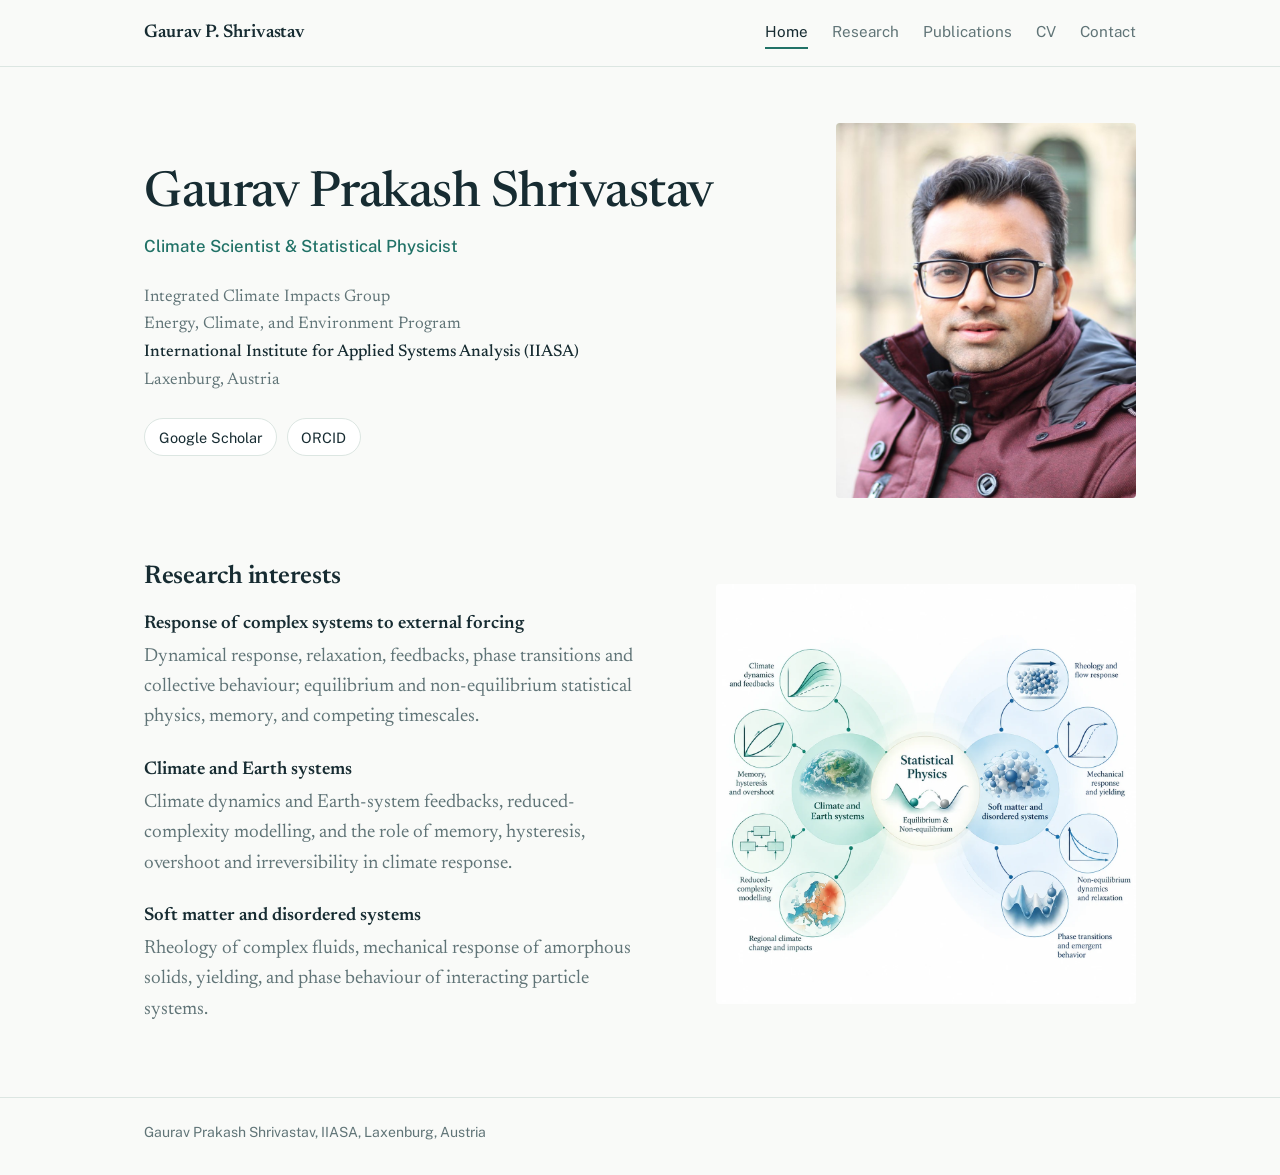
<file: index.html>
<!DOCTYPE html>

<html lang="en">
<head>
<meta charset="utf-8"/>
<meta content="width=device-width, initial-scale=1" name="viewport"/>
<title>Gaurav P. Shrivastav</title>
<meta content="Gaurav Prakash Shrivastav — climate scientist and statistical physicist studying the response of complex systems to external forcing, climate dynamics, and soft matter." name="description"/>
<link href="https://fonts.googleapis.com" rel="preconnect"/>
<link crossorigin="" href="https://fonts.gstatic.com" rel="preconnect"/>
<link href="https://fonts.googleapis.com/css2?family=Newsreader:ital,opsz,wght@0,6..72,400;0,6..72,500;0,6..72,600;1,6..72,400&amp;family=Public+Sans:wght@400;500;600&amp;display=swap" rel="stylesheet"/>
<link href="assets/style.css" rel="stylesheet"/>
</head>
<body>
<header class="site-header">
<div class="wrap">
<a class="site-name" href="index.html">Gaurav P. Shrivastav</a>
<nav aria-label="Main" class="site-nav">
<a aria-current="page" href="index.html">Home</a>
<a href="research.html">Research</a>
<a href="publications.html">Publications</a>
<a href="CV.html">CV</a>
<a href="contact.html">Contact</a>
</nav>
</div>
</header>
<main>
<div class="wrap">
<section class="hero">
<div>
<h1>Gaurav Prakash Shrivastav</h1>
<p class="role">Climate Scientist &amp; Statistical Physicist</p>
<p class="affil">Integrated Climate Impacts Group<br/>Energy, Climate, and Environment Program<br/><strong>International Institute for Applied Systems Analysis (IIASA)</strong><br/>Laxenburg, Austria</p>
<div class="links">
<a href="https://scholar.google.com/citations?user=l1of7kkAAAAJ&amp;hl=en" rel="noopener" target="_blank">Google Scholar</a>
<a href="https://orcid.org/0000-0001-9152-8887" rel="noopener" target="_blank">ORCID</a>
</div>
</div>
<img alt="Portrait of Gaurav Prakash Shrivastav" class="portrait" height="1038" src="pics/web/gpscover.jpg" width="900"/>
</section>
<section class="interests">
<div>
<h2>Research interests</h2>
<dl><dt>Response of complex systems to external forcing</dt><dd>Dynamical response, relaxation, feedbacks, phase transitions and collective behaviour; equilibrium and non-equilibrium statistical physics, memory, and competing timescales.</dd><dt>Climate and Earth systems</dt><dd>Climate dynamics and Earth-system feedbacks, reduced-complexity modelling, and the role of memory, hysteresis, overshoot and irreversibility in climate response.</dd><dt>Soft matter and disordered systems</dt><dd>Rheology of complex fluids, mechanical response of amorphous solids, yielding, and phase behaviour of interacting particle systems.</dd></dl>
</div>
<figure>
<img alt="Research areas diagram: equilibrium and non-equilibrium statistical physics connects climate and Earth systems with soft matter and disordered systems, branching into four topics within each field." decoding="async" height="1024" loading="lazy" src="pics/web/research-areas.webp" width="1536"/>
</figure>
</section>
</div>
</main>
<footer class="site-footer">
<div class="wrap small">Gaurav Prakash Shrivastav, IIASA, Laxenburg, Austria</div>
</footer>
</body>
</html>
</file>
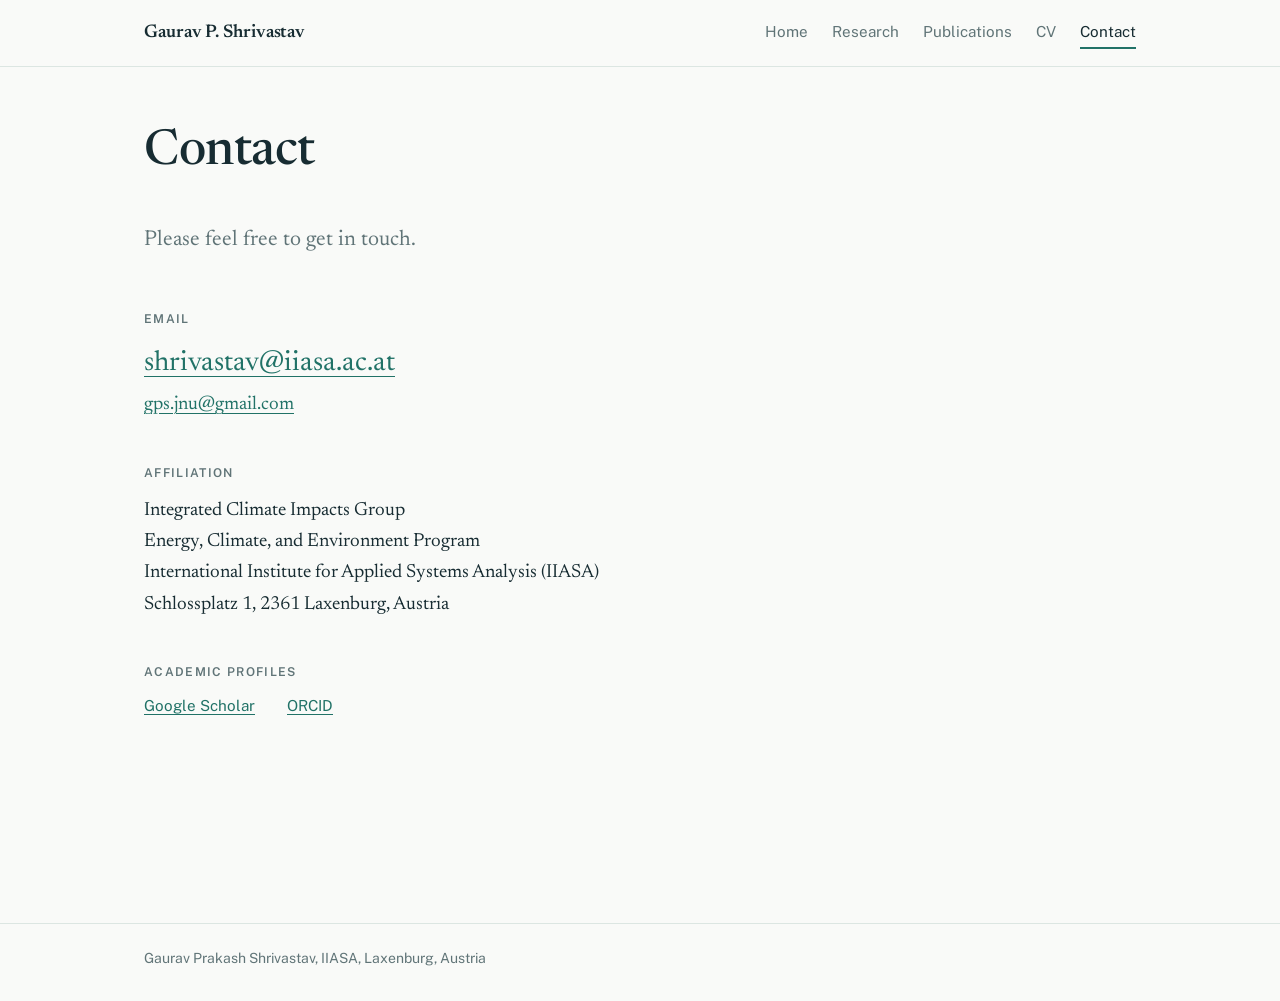
<file: contact.html>
<!DOCTYPE html>

<html lang="en">
<head>
<meta charset="utf-8"/>
<meta content="width=device-width, initial-scale=1" name="viewport"/>
<title>Contact | Gaurav P. Shrivastav</title>
<meta content="Contact Gaurav P. Shrivastav for scientific collaboration and correspondence." name="description"/>
<link href="https://fonts.googleapis.com" rel="preconnect"/>
<link crossorigin="" href="https://fonts.gstatic.com" rel="preconnect"/>
<link href="https://fonts.googleapis.com/css2?family=Newsreader:ital,opsz,wght@0,6..72,400;0,6..72,500;0,6..72,600;1,6..72,400&amp;family=Public+Sans:wght@400;500;600&amp;display=swap" rel="stylesheet"/>
<link href="assets/style.css" rel="stylesheet"/>
</head>
<body>
<header class="site-header">
<div class="wrap">
<a class="site-name" href="index.html">Gaurav P. Shrivastav</a>
<nav aria-label="Main" class="site-nav">
<a href="index.html">Home</a>
<a href="research.html">Research</a>
<a href="publications.html">Publications</a>
<a href="CV.html">CV</a>
<a aria-current="page" href="contact.html">Contact</a>
</nav>
</div>
</header>
<main>
<div class="wrap">
<header class="page-title">
<h1>Contact</h1>
</header>
<section aria-label="Contact information" class="contact-minimal">
<p class="contact-intro">Please feel free to get in touch.</p>
<div class="contact-block">
<h2>Email</h2>
<p class="contact-primary"><a href="mailto:shrivastav@iiasa.ac.at">shrivastav@iiasa.ac.at</a></p>
<p><a href="mailto:gps.jnu@gmail.com">gps.jnu@gmail.com</a></p>
</div>
<div class="contact-block">
<h2>Affiliation</h2>
<address>Integrated Climate Impacts Group<br/>Energy, Climate, and Environment Program<br/>International Institute for Applied Systems Analysis (IIASA)<br/>Schlossplatz 1, 2361 Laxenburg, Austria</address>
</div>
<div class="contact-block">
<h2>Academic profiles</h2>
<div class="contact-profile-links">
<a href="https://scholar.google.com/citations?user=l1of7kkAAAAJ&amp;hl=en" rel="noopener noreferrer" target="_blank">Google Scholar</a>
<a href="https://orcid.org/0000-0001-9152-8887" rel="noopener noreferrer" target="_blank">ORCID</a>
</div>
</div>
</section>
</div>
</main>
<footer class="site-footer">
<div class="wrap small">Gaurav Prakash Shrivastav, IIASA, Laxenburg, Austria</div>
</footer>
</body>
</html>
</file>
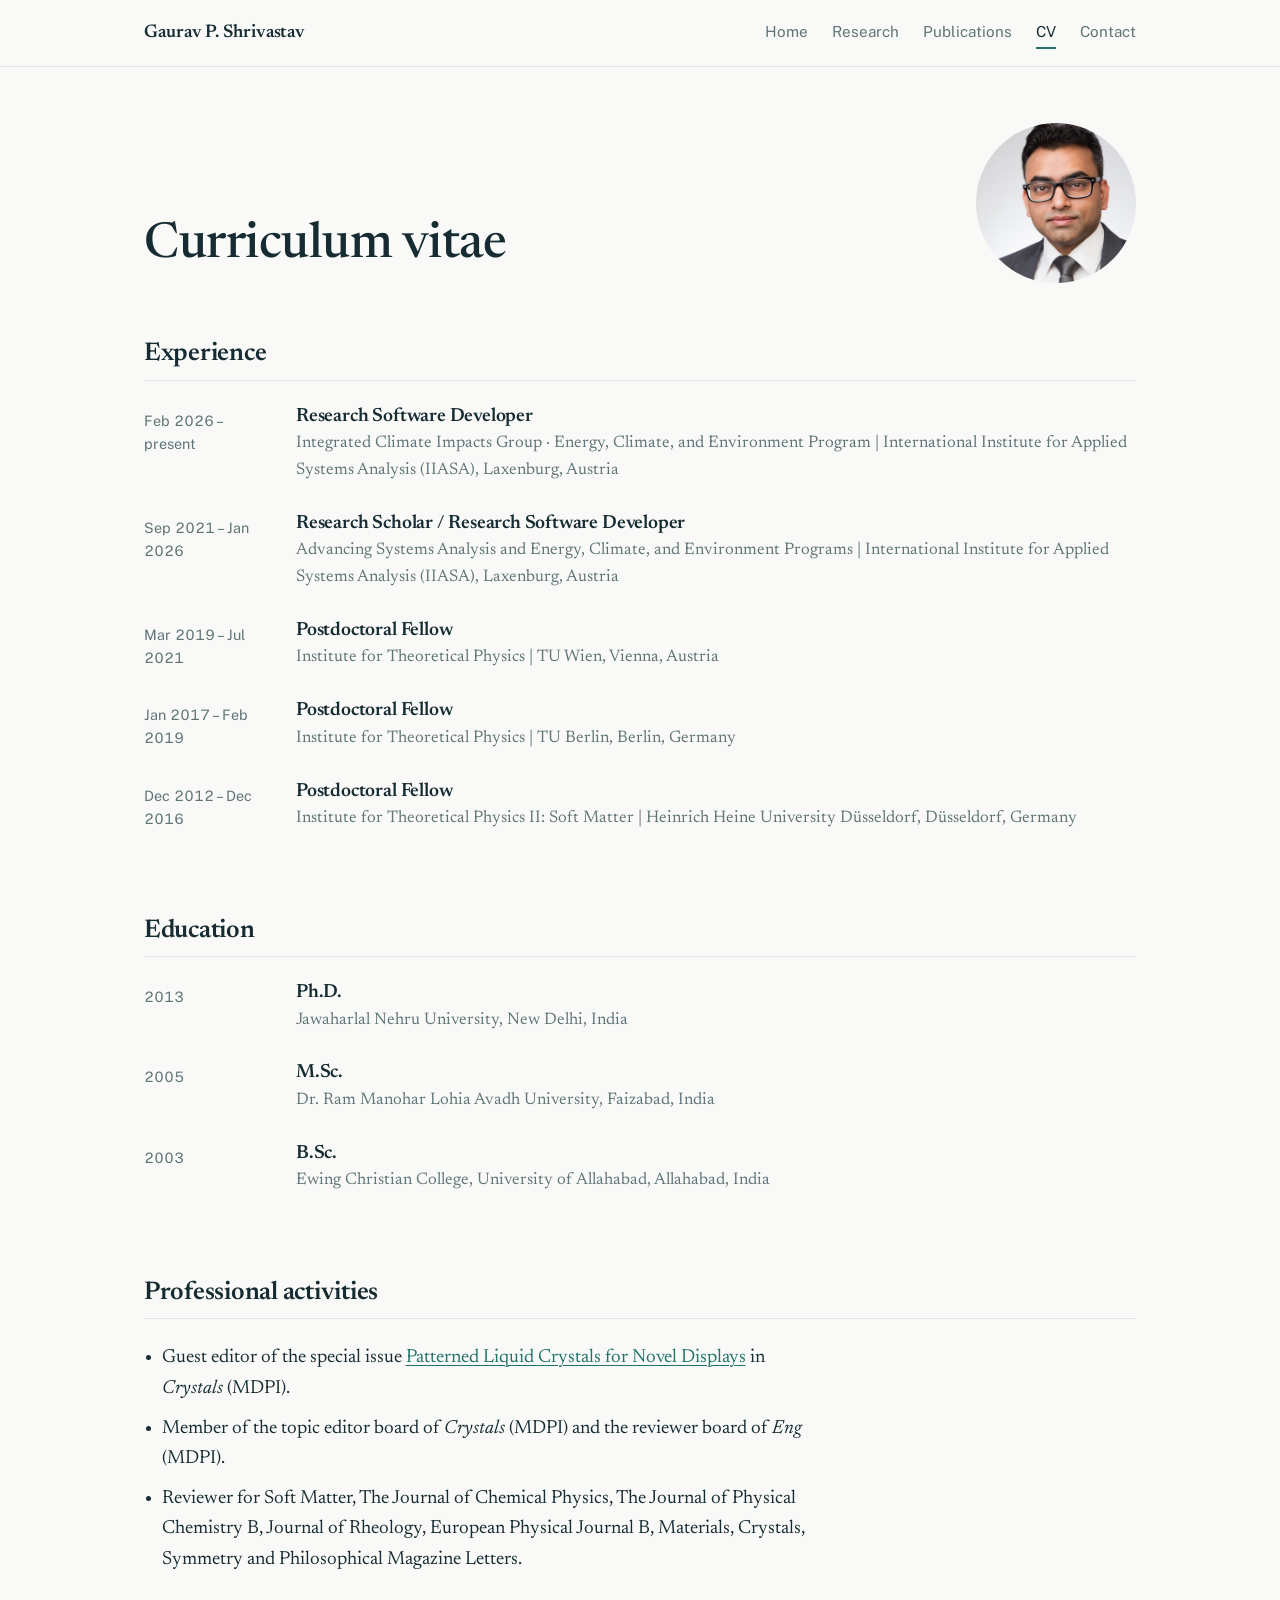
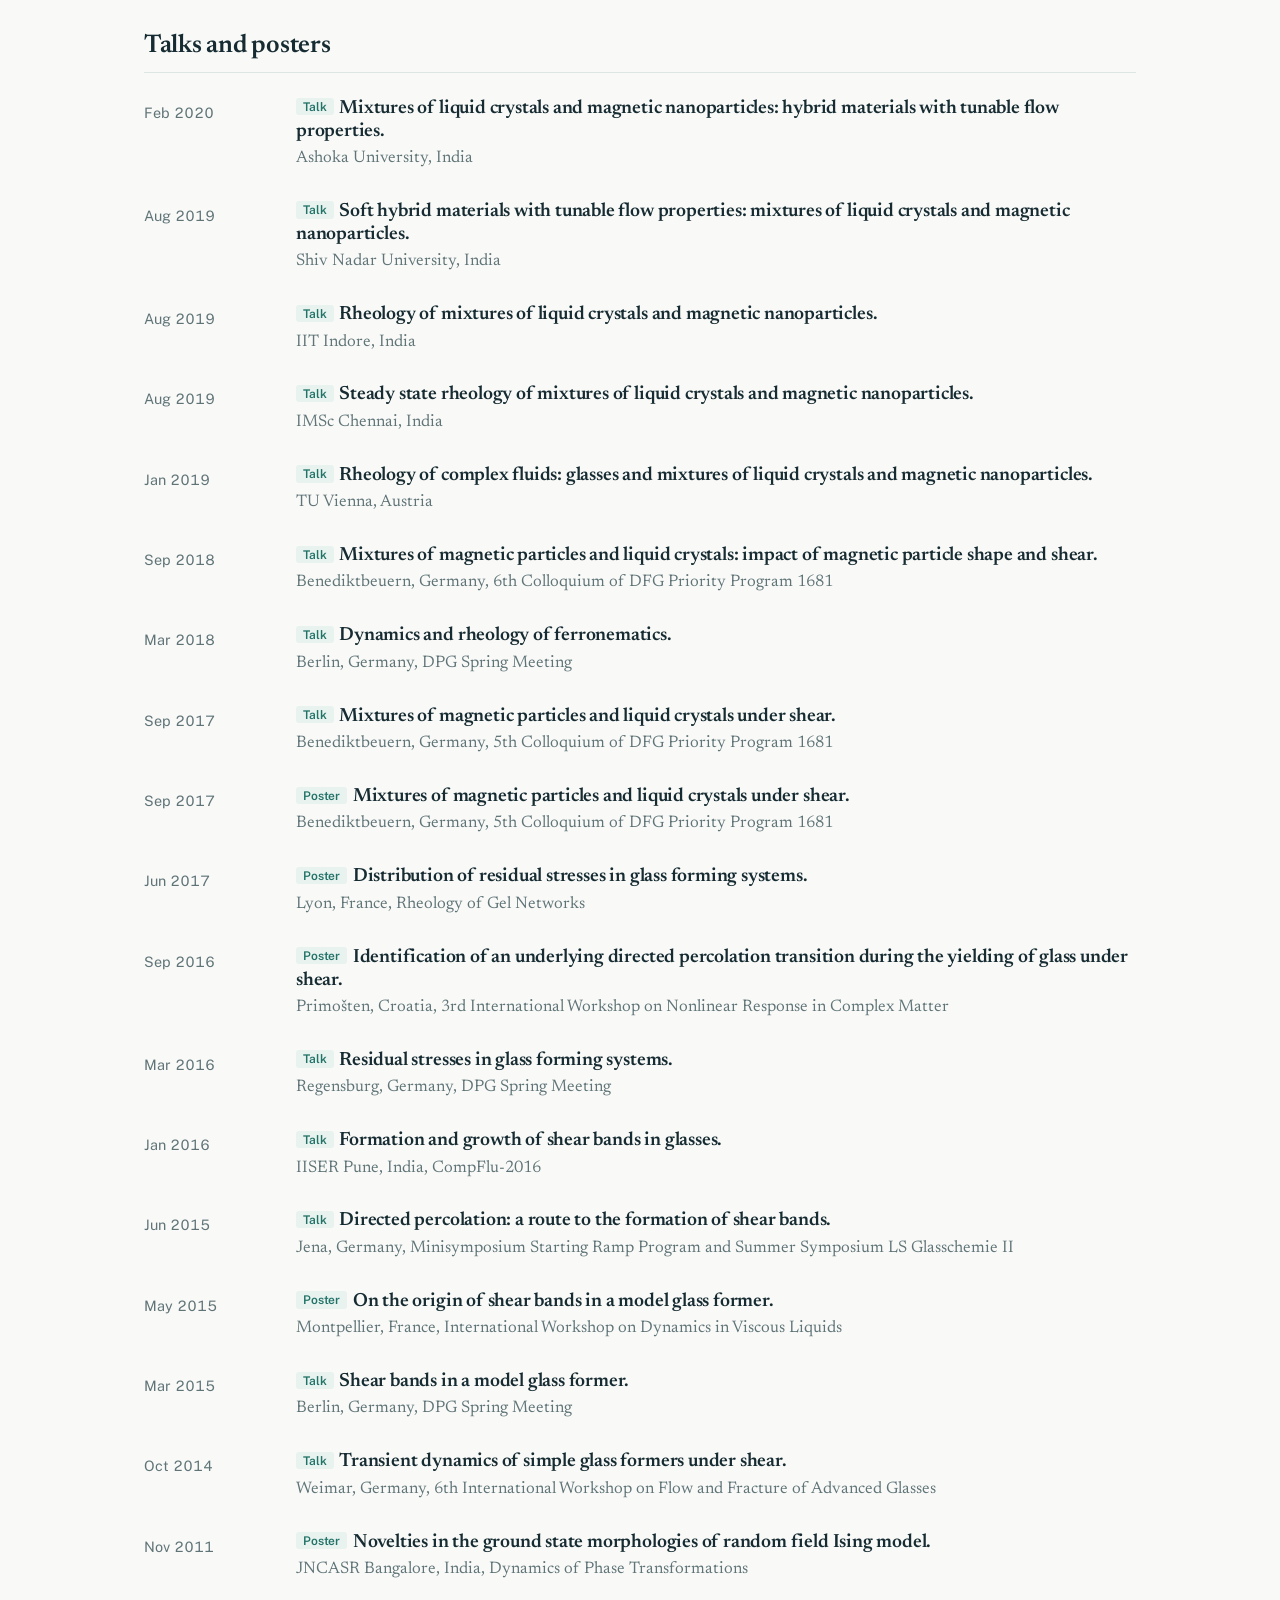
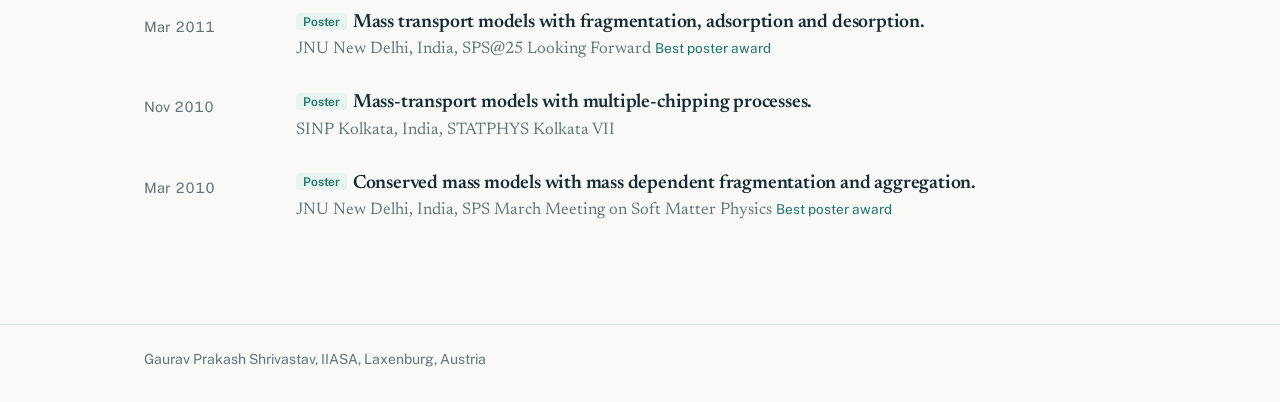
<file: CV.html>
<!DOCTYPE html>

<html lang="en">
<head>
<meta charset="utf-8"/>
<meta content="width=device-width, initial-scale=1" name="viewport"/>
<title>CV | Gaurav P. Shrivastav</title>
<meta content="Curriculum vitae of Gaurav P. Shrivastav." name="description"/>
<link href="https://fonts.googleapis.com" rel="preconnect"/>
<link crossorigin="" href="https://fonts.gstatic.com" rel="preconnect"/>
<link href="https://fonts.googleapis.com/css2?family=Newsreader:ital,opsz,wght@0,6..72,400;0,6..72,500;0,6..72,600;1,6..72,400&amp;family=Public+Sans:wght@400;500;600&amp;display=swap" rel="stylesheet"/>
<link href="assets/style.css" rel="stylesheet"/>
</head>
<body>
<header class="site-header">
<div class="wrap">
<a class="site-name" href="index.html">Gaurav P. Shrivastav</a>
<nav aria-label="Main" class="site-nav">
<a href="index.html">Home</a>
<a href="research.html">Research</a>
<a href="publications.html">Publications</a>
<a aria-current="page" href="CV.html">CV</a>
<a href="contact.html">Contact</a>
</nav>
</div>
</header>
<main>
<div class="wrap">
<header class="page-title cv-head">
<div>
<h1>Curriculum vitae</h1>
</div>
<img alt="Portrait of Gaurav Prakash Shrivastav" height="700" src="pics/web/gps3.jpg" width="700"/>
</header>
<section class="cv-section">
<h2>Experience</h2>
<div class="timeline"><div class="when">Feb 2026 – present</div><div class="what"><h3>Research Software Developer</h3><p>Integrated Climate Impacts Group · Energy, Climate, and Environment Program | International Institute for Applied Systems Analysis (IIASA), Laxenburg, Austria</p></div><div class="when">Sep 2021 – Jan 2026</div><div class="what"><h3>Research Scholar / Research Software Developer</h3><p>Advancing Systems Analysis and Energy, Climate, and Environment Programs | International Institute for Applied Systems Analysis (IIASA), Laxenburg, Austria</p></div><div class="when">Mar 2019 – Jul 2021</div><div class="what"><h3>Postdoctoral Fellow</h3><p>Institute for Theoretical Physics | TU Wien, Vienna, Austria</p></div><div class="when">Jan 2017 – Feb 2019</div><div class="what"><h3>Postdoctoral Fellow</h3><p>Institute for Theoretical Physics | TU Berlin, Berlin, Germany</p></div><div class="when">Dec 2012 – Dec 2016</div><div class="what"><h3>Postdoctoral Fellow</h3><p>Institute for Theoretical Physics II: Soft Matter | Heinrich Heine University Düsseldorf, Düsseldorf, Germany</p></div></div>
</section>
<section class="cv-section">
<h2>Education</h2>
<div class="timeline">
<div class="when">2013</div>
<div class="what"><h3>Ph.D.</h3><p>Jawaharlal Nehru University, New Delhi, India</p></div>
<div class="when">2005</div>
<div class="what"><h3>M.Sc.</h3><p>Dr. Ram Manohar Lohia Avadh University, Faizabad, India</p></div>
<div class="when">2003</div>
<div class="what"><h3>B.Sc.</h3><p>Ewing Christian College, University of Allahabad, Allahabad, India</p></div>
</div>
</section>
<section class="cv-section">
<h2>Professional activities</h2>
<ul class="plain-list prose">
<li>Guest editor of the special issue <a href="https://www.mdpi.com/journal/crystals/special_issues/Patterned-Liquid-Crystal" rel="noopener" target="_blank">Patterned Liquid Crystals for Novel Displays</a> in <i>Crystals</i> (MDPI).</li>
<li>Member of the topic editor board of <i>Crystals</i> (MDPI) and the reviewer board of <i>Eng</i> (MDPI).</li>
<li>Reviewer for Soft Matter, The Journal of Chemical Physics, The Journal of Physical Chemistry B, Journal of Rheology, European Physical Journal B, Materials, Crystals, Symmetry and Philosophical Magazine Letters.</li>
</ul>
</section>
<section class="cv-section">
<h2>Talks and posters</h2>
<div class="timeline">
<div class="when">Feb 2020</div>
<div class="what"><h3><span class="talk-kind">Talk</span>Mixtures of liquid crystals and magnetic nanoparticles: hybrid materials with tunable flow properties.</h3><p>Ashoka University, India</p></div>
<div class="when">Aug 2019</div>
<div class="what"><h3><span class="talk-kind">Talk</span>Soft hybrid materials with tunable flow properties: mixtures of liquid crystals and magnetic nanoparticles.</h3><p>Shiv Nadar University, India</p></div>
<div class="when">Aug 2019</div>
<div class="what"><h3><span class="talk-kind">Talk</span>Rheology of mixtures of liquid crystals and magnetic nanoparticles.</h3><p>IIT Indore, India</p></div>
<div class="when">Aug 2019</div>
<div class="what"><h3><span class="talk-kind">Talk</span>Steady state rheology of mixtures of liquid crystals and magnetic nanoparticles.</h3><p>IMSc Chennai, India</p></div>
<div class="when">Jan 2019</div>
<div class="what"><h3><span class="talk-kind">Talk</span>Rheology of complex fluids: glasses and mixtures of liquid crystals and magnetic nanoparticles.</h3><p>TU Vienna, Austria</p></div>
<div class="when">Sep 2018</div>
<div class="what"><h3><span class="talk-kind">Talk</span>Mixtures of magnetic particles and liquid crystals: impact of magnetic particle shape and shear.</h3><p>Benediktbeuern, Germany, 6th Colloquium of DFG Priority Program 1681</p></div>
<div class="when">Mar 2018</div>
<div class="what"><h3><span class="talk-kind">Talk</span>Dynamics and rheology of ferronematics.</h3><p>Berlin, Germany, DPG Spring Meeting</p></div>
<div class="when">Sep 2017</div>
<div class="what"><h3><span class="talk-kind">Talk</span>Mixtures of magnetic particles and liquid crystals under shear.</h3><p>Benediktbeuern, Germany, 5th Colloquium of DFG Priority Program 1681</p></div>
<div class="when">Sep 2017</div>
<div class="what"><h3><span class="talk-kind">Poster</span>Mixtures of magnetic particles and liquid crystals under shear.</h3><p>Benediktbeuern, Germany, 5th Colloquium of DFG Priority Program 1681</p></div>
<div class="when">Jun 2017</div>
<div class="what"><h3><span class="talk-kind">Poster</span>Distribution of residual stresses in glass forming systems.</h3><p>Lyon, France, Rheology of Gel Networks</p></div>
<div class="when">Sep 2016</div>
<div class="what"><h3><span class="talk-kind">Poster</span>Identification of an underlying directed percolation transition during the yielding of glass under shear.</h3><p>Primošten, Croatia, 3rd International Workshop on Nonlinear Response in Complex Matter</p></div>
<div class="when">Mar 2016</div>
<div class="what"><h3><span class="talk-kind">Talk</span>Residual stresses in glass forming systems.</h3><p>Regensburg, Germany, DPG Spring Meeting</p></div>
<div class="when">Jan 2016</div>
<div class="what"><h3><span class="talk-kind">Talk</span>Formation and growth of shear bands in glasses.</h3><p>IISER Pune, India, CompFlu-2016</p></div>
<div class="when">Jun 2015</div>
<div class="what"><h3><span class="talk-kind">Talk</span>Directed percolation: a route to the formation of shear bands.</h3><p>Jena, Germany, Minisymposium Starting Ramp Program and Summer Symposium LS Glasschemie II</p></div>
<div class="when">May 2015</div>
<div class="what"><h3><span class="talk-kind">Poster</span>On the origin of shear bands in a model glass former.</h3><p>Montpellier, France, International Workshop on Dynamics in Viscous Liquids</p></div>
<div class="when">Mar 2015</div>
<div class="what"><h3><span class="talk-kind">Talk</span>Shear bands in a model glass former.</h3><p>Berlin, Germany, DPG Spring Meeting</p></div>
<div class="when">Oct 2014</div>
<div class="what"><h3><span class="talk-kind">Talk</span>Transient dynamics of simple glass formers under shear.</h3><p>Weimar, Germany, 6th International Workshop on Flow and Fracture of Advanced Glasses</p></div>
<div class="when">Nov 2011</div>
<div class="what"><h3><span class="talk-kind">Poster</span>Novelties in the ground state morphologies of random field Ising model.</h3><p>JNCASR Bangalore, India, Dynamics of Phase Transformations</p></div>
<div class="when">Mar 2011</div>
<div class="what"><h3><span class="talk-kind">Poster</span>Mass transport models with fragmentation, adsorption and desorption.</h3><p>JNU New Delhi, India, SPS@25 Looking Forward <span class="award">Best poster award</span></p></div>
<div class="when">Nov 2010</div>
<div class="what"><h3><span class="talk-kind">Poster</span>Mass-transport models with multiple-chipping processes.</h3><p>SINP Kolkata, India, STATPHYS Kolkata VII</p></div>
<div class="when">Mar 2010</div>
<div class="what"><h3><span class="talk-kind">Poster</span>Conserved mass models with mass dependent fragmentation and aggregation.</h3><p>JNU New Delhi, India, SPS March Meeting on Soft Matter Physics <span class="award">Best poster award</span></p></div>
</div>
</section>
</div>
</main>
<footer class="site-footer">
<div class="wrap small">Gaurav Prakash Shrivastav, IIASA, Laxenburg, Austria</div>
</footer>
</body>
</html>
</file>
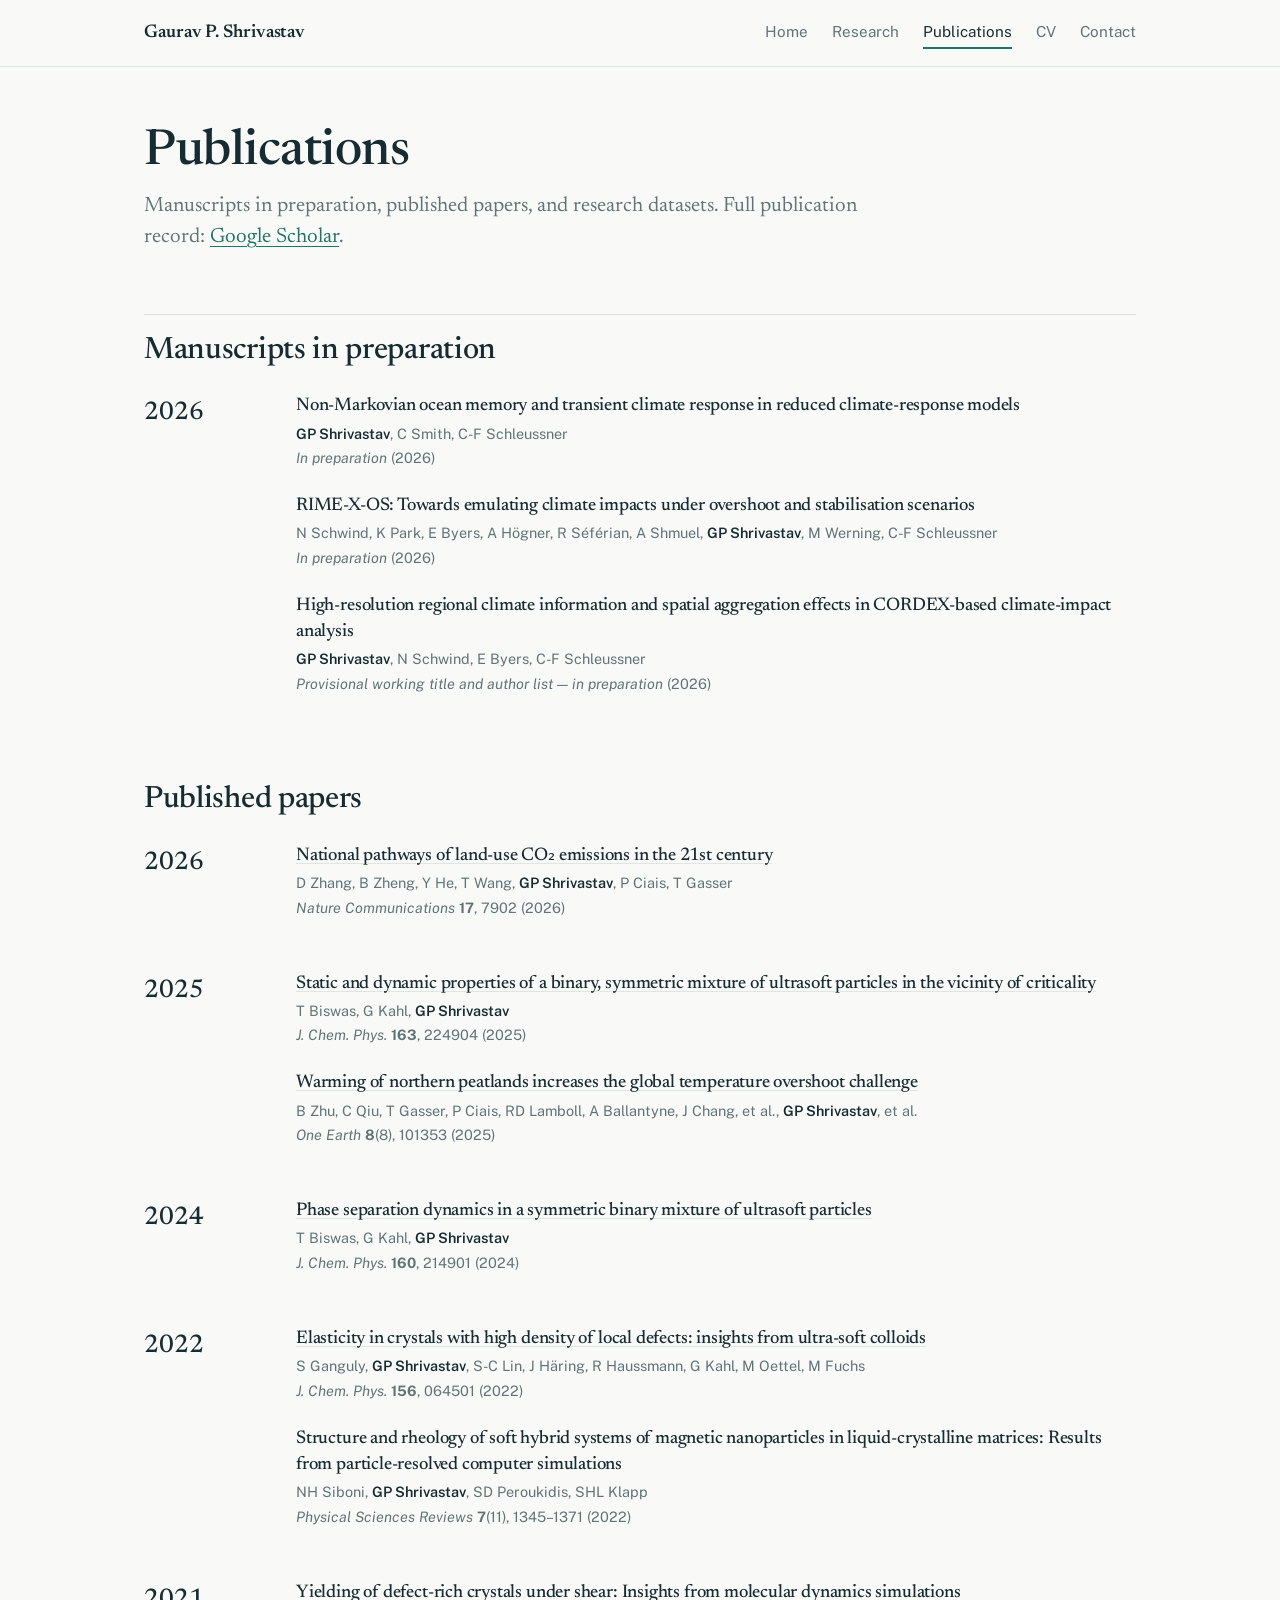
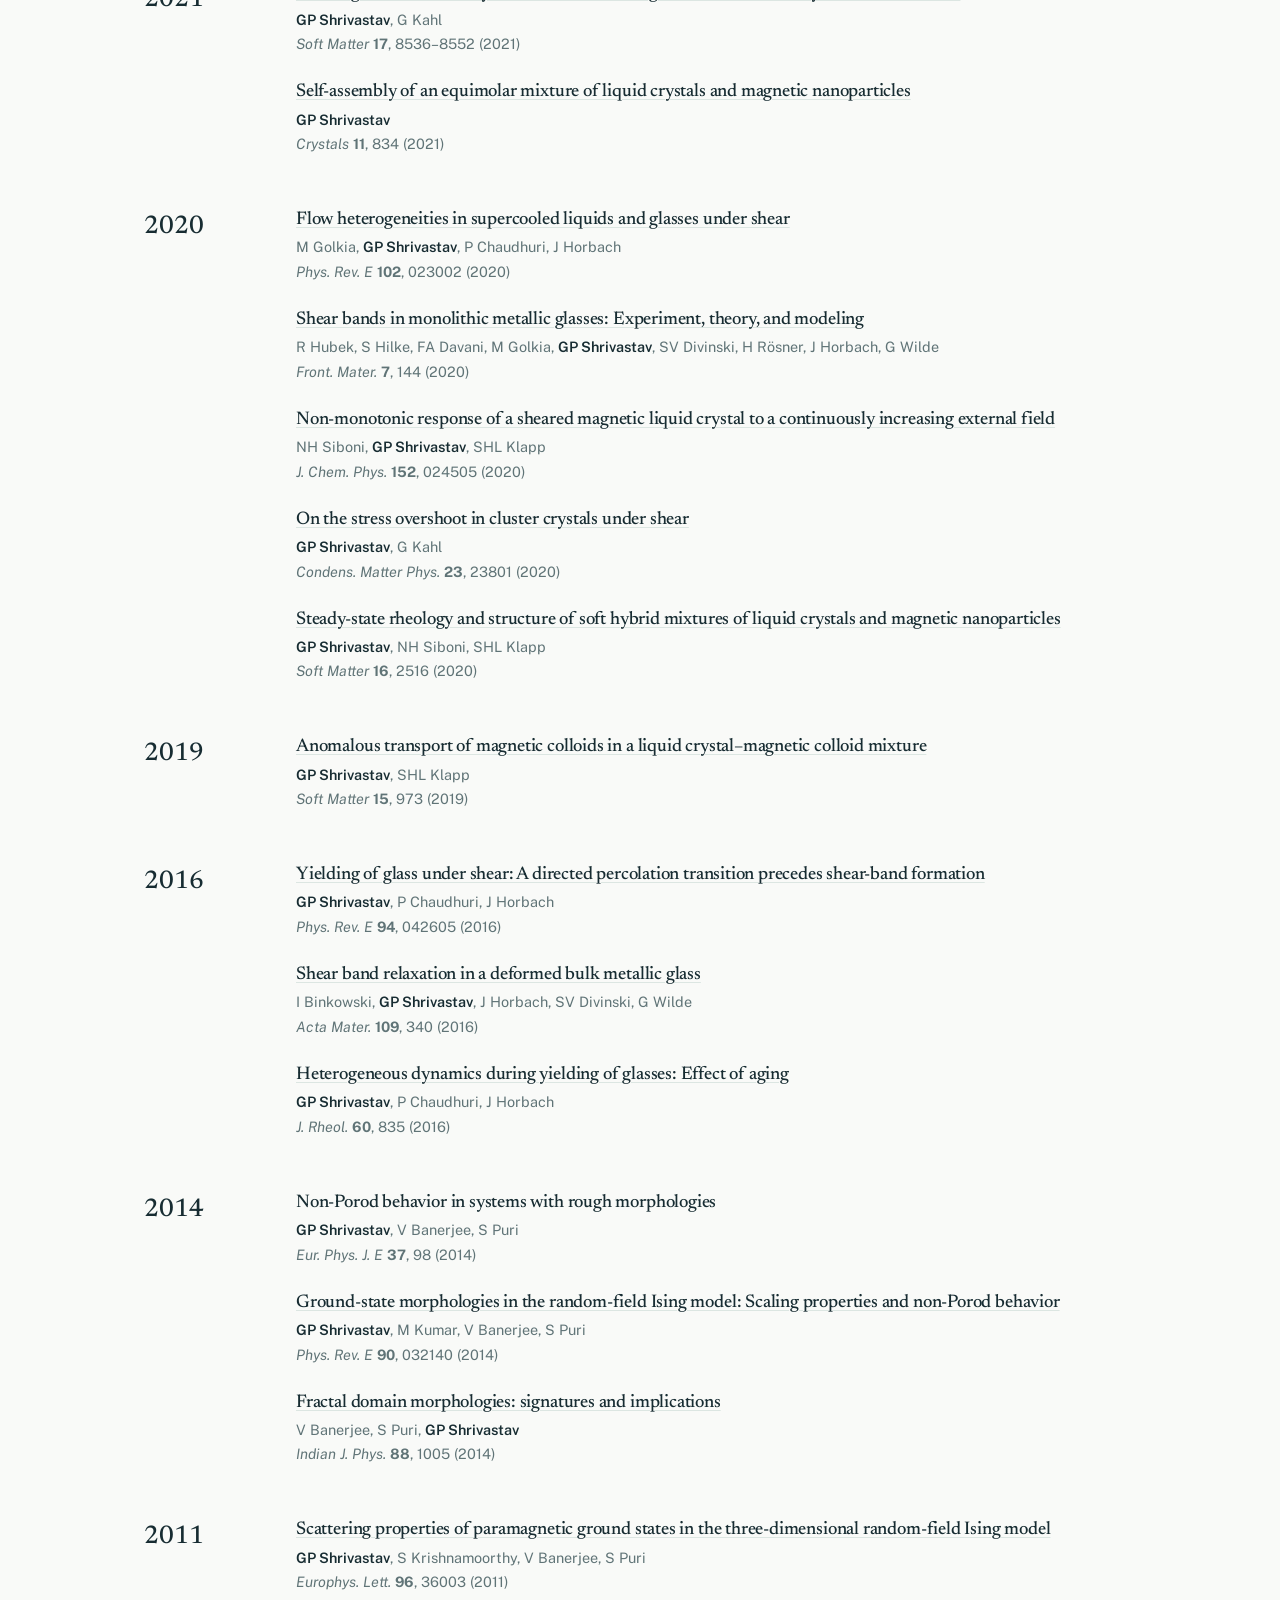
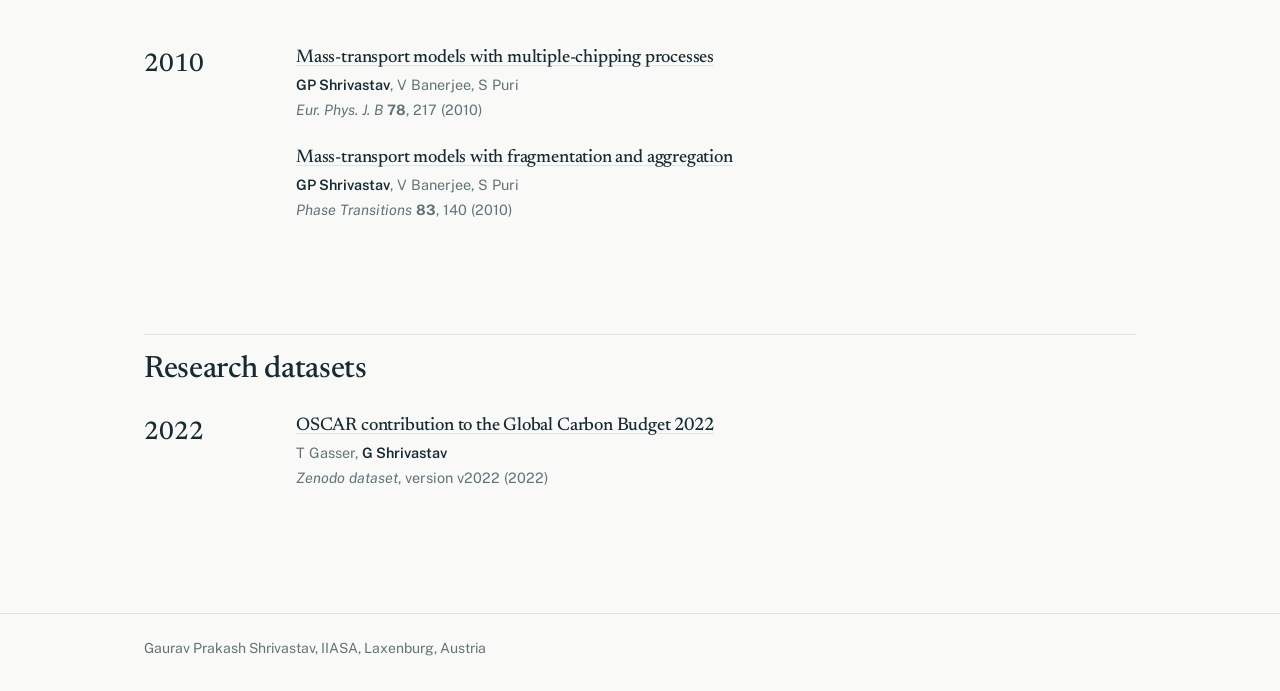
<file: publications.html>
<!DOCTYPE html>

<html lang="en">
<head>
<meta charset="utf-8"/>
<meta content="width=device-width, initial-scale=1" name="viewport"/>
<title>Publications | Gaurav P. Shrivastav</title>
<meta content="Peer-reviewed publications of Gaurav P. Shrivastav." name="description"/>
<link href="https://fonts.googleapis.com" rel="preconnect"/>
<link crossorigin="" href="https://fonts.gstatic.com" rel="preconnect"/>
<link href="https://fonts.googleapis.com/css2?family=Newsreader:ital,opsz,wght@0,6..72,400;0,6..72,500;0,6..72,600;1,6..72,400&amp;family=Public+Sans:wght@400;500;600&amp;display=swap" rel="stylesheet"/>
<link href="assets/style.css" rel="stylesheet"/>
<style>.manuscript-section{margin-top:3.8rem;padding-top:1.1rem;border-top:1px solid var(--border,#dce3df)}.manuscript-section h2{font-family:"Newsreader",serif;font-size:clamp(1.65rem,2.4vw,2.2rem);font-weight:500;margin:0 0 1.5rem}.manuscript-section .pub-title{font-weight:500}
.published-section h2{font-family:"Newsreader",serif;font-size:clamp(1.65rem,2.4vw,2.2rem);font-weight:500;margin:0 0 1.5rem}.published-section{margin-top:2.2rem}.published-section + .manuscript-section{margin-top:3.8rem}
</style></head>
<body>
<header class="site-header">
<div class="wrap">
<a class="site-name" href="index.html">Gaurav P. Shrivastav</a>
<nav aria-label="Main" class="site-nav">
<a href="index.html">Home</a>
<a href="research.html">Research</a>
<a aria-current="page" href="publications.html">Publications</a>
<a href="CV.html">CV</a>
<a href="contact.html">Contact</a>
</nav>
</div>
</header>
<main>
<div class="wrap">
<header class="page-title">
<h1>Publications</h1>
<p class="lede">Manuscripts in preparation, published papers, and research datasets. Full publication record: <a href="https://scholar.google.com/citations?user=l1of7kkAAAAJ&amp;hl=en" rel="noopener" target="_blank">Google Scholar</a>.</p>
</header>
<section aria-labelledby="prep-heading" class="manuscript-section"><h2 id="prep-heading">Manuscripts in preparation</h2><div class="timeline"><div class="when year">2026</div><div class="what"><article class="pub"><h3 class="pub-title">Non-Markovian ocean memory and transient climate response in reduced climate-response models</h3><p class="authors"><b>GP Shrivastav</b>, C Smith, C-F Schleussner</p><p class="venue"><i>In preparation</i> (2026)</p></article><article class="pub"><h3 class="pub-title">RIME-X-OS: Towards emulating climate impacts under overshoot and stabilisation scenarios</h3><p class="authors">N Schwind, K Park, E Byers, A Högner, R Séférian, A Shmuel, <b>GP Shrivastav</b>, M Werning, C-F Schleussner</p><p class="venue"><i>In preparation</i> (2026)</p></article><article class="pub"><h3 class="pub-title">High-resolution regional climate information and spatial aggregation effects in CORDEX-based climate-impact analysis</h3><p class="authors"><b>GP Shrivastav</b>, N Schwind, E Byers, C-F Schleussner</p><p class="venue"><i>Provisional working title and author list — in preparation</i> (2026)</p></article></div></div></section><section aria-labelledby="published-heading" class="published-section"><h2 id="published-heading">Published papers</h2><div class="timeline"><div class="when year">2026</div><div class="what"><article class="pub"><h3 class="pub-title"><a href="https://doi.org/10.1038/s41467-026-74836-w" rel="noopener" target="_blank">National pathways of land-use CO₂ emissions in the 21st century</a></h3><p class="authors">D Zhang, B Zheng, Y He, T Wang, <b>GP Shrivastav</b>, P Ciais, T Gasser</p><p class="venue"><i>Nature Communications</i> <b>17</b>, 7902 (2026)</p></article></div><div class="when year">2025</div><div class="what"><article class="pub"><h3 class="pub-title"><a href="https://doi.org/10.1063/5.0292722" rel="noopener" target="_blank">Static and dynamic properties of a binary, symmetric mixture of ultrasoft particles in the vicinity of criticality</a></h3><p class="authors">T Biswas, G Kahl, <b>GP Shrivastav</b></p><p class="venue"><i>J. Chem. Phys.</i> <b>163</b>, 224904 (2025)</p></article><article class="pub"><h3 class="pub-title"><a href="https://doi.org/10.1016/j.oneear.2025.101353" rel="noopener" target="_blank">Warming of northern peatlands increases the global temperature overshoot challenge</a></h3><p class="authors">B Zhu, C Qiu, T Gasser, P Ciais, RD Lamboll, A Ballantyne, J Chang, et al., <b>GP Shrivastav</b>, et al.</p><p class="venue"><i>One Earth</i> <b>8</b>(8), 101353 (2025)</p></article></div><div class="when year">2024</div><div class="what"><article class="pub"><h3 class="pub-title"><a href="https://doi.org/10.1063/5.0209814" rel="noopener" target="_blank">Phase separation dynamics in a symmetric binary mixture of ultrasoft particles</a></h3><p class="authors">T Biswas, G Kahl, <b>GP Shrivastav</b></p><p class="venue"><i>J. Chem. Phys.</i> <b>160</b>, 214901 (2024)</p></article></div>
<div class="when year">2022</div>
<div class="what">
<article class="pub">
<h3 class="pub-title"><a href="https://aip.scitation.org/doi/10.1063/5.0073624" rel="noopener" target="_blank">Elasticity in crystals with high density of local defects: insights from ultra-soft colloids</a></h3>
<p class="authors">S Ganguly, <b>GP Shrivastav</b>, S-C Lin, J Häring, R Haussmann, G Kahl, M Oettel, M Fuchs</p>
<p class="venue"><i>J. Chem. Phys.</i> <b>156</b>, 064501 (2022)</p>
</article>
<article class="pub"><h3 class="pub-title">Structure and rheology of soft hybrid systems of magnetic nanoparticles in liquid-crystalline matrices: Results from particle-resolved computer simulations</h3><p class="authors">NH Siboni, <b>GP Shrivastav</b>, SD Peroukidis, SHL Klapp</p><p class="venue"><i>Physical Sciences Reviews</i> <b>7</b>(11), 1345–1371 (2022)</p></article></div>
<div class="when year">2021</div>
<div class="what">
<article class="pub">
<h3 class="pub-title"><a href="https://arxiv.org/abs/2102.00792" rel="noopener" target="_blank">Yielding of defect-rich crystals under shear: Insights from molecular dynamics simulations</a></h3>
<p class="authors"><b>GP Shrivastav</b>, G Kahl</p>
<p class="venue"><i>Soft Matter</i> <b>17</b>, 8536–8552 (2021)</p>
</article>
<article class="pub">
<h3 class="pub-title"><a href="https://www.mdpi.com/2073-4352/11/7/834" rel="noopener" target="_blank">Self-assembly of an equimolar mixture of liquid crystals and magnetic nanoparticles</a></h3>
<p class="authors"><b>GP Shrivastav</b></p>
<p class="venue"><i>Crystals</i> <b>11</b>, 834 (2021)</p>
</article>
</div>
<div class="when year">2020</div>
<div class="what">
<article class="pub">
<h3 class="pub-title"><a href="https://journals.aps.org/pre/abstract/10.1103/PhysRevE.102.023002" rel="noopener" target="_blank">Flow heterogeneities in supercooled liquids and glasses under shear</a></h3>
<p class="authors">M Golkia, <b>GP Shrivastav</b>, P Chaudhuri, J Horbach</p>
<p class="venue"><i>Phys. Rev. E</i> <b>102</b>, 023002 (2020)</p>
</article>
<article class="pub">
<h3 class="pub-title"><a href="https://www.frontiersin.org/articles/10.3389/fmats.2020.00144/full" rel="noopener" target="_blank">Shear bands in monolithic metallic glasses: Experiment, theory, and modeling</a></h3>
<p class="authors">R Hubek, S Hilke, FA Davani, M Golkia, <b>GP Shrivastav</b>, SV Divinski, H Rösner, J Horbach, G Wilde</p>
<p class="venue"><i>Front. Mater.</i> <b>7</b>, 144 (2020)</p>
</article>
<article class="pub">
<h3 class="pub-title"><a href="https://aip.scitation.org/doi/full/10.1063/1.5126398" rel="noopener" target="_blank">Non-monotonic response of a sheared magnetic liquid crystal to a continuously increasing external field</a></h3>
<p class="authors">NH Siboni, <b>GP Shrivastav</b>, SHL Klapp</p>
<p class="venue"><i>J. Chem. Phys.</i> <b>152</b>, 024505 (2020)</p>
</article>
<article class="pub">
<h3 class="pub-title"><a href="http://icmp.lviv.ua/journal/zbirnyk.102/23801/abstract.html" rel="noopener" target="_blank">On the stress overshoot in cluster crystals under shear</a></h3>
<p class="authors"><b>GP Shrivastav</b>, G Kahl</p>
<p class="venue"><i>Condens. Matter Phys.</i> <b>23</b>, 23801 (2020)</p>
</article>
<article class="pub">
<h3 class="pub-title"><a href="https://pubs.rsc.org/en/content/articlehtml/2020/sm/c9sm02080b" rel="noopener" target="_blank">Steady-state rheology and structure of soft hybrid mixtures of liquid crystals and magnetic nanoparticles</a></h3>
<p class="authors"><b>GP Shrivastav</b>, NH Siboni, SHL Klapp</p>
<p class="venue"><i>Soft Matter</i> <b>16</b>, 2516 (2020)</p>
</article>
</div>
<div class="when year">2019</div>
<div class="what">
<article class="pub">
<h3 class="pub-title"><a href="https://pubs.rsc.org/en/content/articlehtml/2019/sm/c8sm02090f" rel="noopener" target="_blank">Anomalous transport of magnetic colloids in a liquid crystal–magnetic colloid mixture</a></h3>
<p class="authors"><b>GP Shrivastav</b>, SHL Klapp</p>
<p class="venue"><i>Soft Matter</i> <b>15</b>, 973 (2019)</p>
</article>
</div>
<div class="when year">2016</div>
<div class="what">
<article class="pub">
<h3 class="pub-title"><a href="https://journals.aps.org/pre/abstract/10.1103/PhysRevE.94.042605" rel="noopener" target="_blank">Yielding of glass under shear: A directed percolation transition precedes shear-band formation</a></h3>
<p class="authors"><b>GP Shrivastav</b>, P Chaudhuri, J Horbach</p>
<p class="venue"><i>Phys. Rev. E</i> <b>94</b>, 042605 (2016)</p>
</article>
<article class="pub">
<h3 class="pub-title"><a href="https://www.sciencedirect.com/science/article/pii/S135964541630132X" rel="noopener" target="_blank">Shear band relaxation in a deformed bulk metallic glass</a></h3>
<p class="authors">I Binkowski, <b>GP Shrivastav</b>, J Horbach, SV Divinski, G Wilde</p>
<p class="venue"><i>Acta Mater.</i> <b>109</b>, 340 (2016)</p>
</article>
<article class="pub">
<h3 class="pub-title"><a href="https://sor.scitation.org/doi/abs/10.1122/1.4959967" rel="noopener" target="_blank">Heterogeneous dynamics during yielding of glasses: Effect of aging</a></h3>
<p class="authors"><b>GP Shrivastav</b>, P Chaudhuri, J Horbach</p>
<p class="venue"><i>J. Rheol.</i> <b>60</b>, 835 (2016)</p>
</article>
</div>
<div class="when year">2014</div>
<div class="what">
<article class="pub">
<h3 class="pub-title">Non-Porod behavior in systems with rough morphologies</h3>
<p class="authors"><b>GP Shrivastav</b>, V Banerjee, S Puri</p>
<p class="venue"><i>Eur. Phys. J. E</i> <b>37</b>, 98 (2014)</p>
</article>
<article class="pub">
<h3 class="pub-title"><a href="https://journals.aps.org/pre/abstract/10.1103/PhysRevE.90.032140" rel="noopener" target="_blank">Ground-state morphologies in the random-field Ising model: Scaling properties and non-Porod behavior</a></h3>
<p class="authors"><b>GP Shrivastav</b>, M Kumar, V Banerjee, S Puri</p>
<p class="venue"><i>Phys. Rev. E</i> <b>90</b>, 032140 (2014)</p>
</article>
<article class="pub">
<h3 class="pub-title"><a href="https://link.springer.com/article/10.1007/s12648-014-0486-6" rel="noopener" target="_blank">Fractal domain morphologies: signatures and implications</a></h3>
<p class="authors">V Banerjee, S Puri, <b>GP Shrivastav</b></p>
<p class="venue"><i>Indian J. Phys.</i> <b>88</b>, 1005 (2014)</p>
</article>
</div>
<div class="when year">2011</div>
<div class="what">
<article class="pub">
<h3 class="pub-title"><a href="https://iopscience.iop.org/article/10.1209/0295-5075/96/36003/meta" rel="noopener" target="_blank">Scattering properties of paramagnetic ground states in the three-dimensional random-field Ising model</a></h3>
<p class="authors"><b>GP Shrivastav</b>, S Krishnamoorthy, V Banerjee, S Puri</p>
<p class="venue"><i>Europhys. Lett.</i> <b>96</b>, 36003 (2011)</p>
</article>
</div>
<div class="when year">2010</div>
<div class="what">
<article class="pub">
<h3 class="pub-title"><a href="https://link.springer.com/article/10.1140/epjb/e2010-10592-y" rel="noopener" target="_blank">Mass-transport models with multiple-chipping processes</a></h3>
<p class="authors"><b>GP Shrivastav</b>, V Banerjee, S Puri</p>
<p class="venue"><i>Eur. Phys. J. B</i> <b>78</b>, 217 (2010)</p>
</article>
<article class="pub">
<h3 class="pub-title"><a href="https://www.tandfonline.com/doi/full/10.1080/01411590903553460" rel="noopener" target="_blank">Mass-transport models with fragmentation and aggregation</a></h3>
<p class="authors"><b>GP Shrivastav</b>, V Banerjee, S Puri</p>
<p class="venue"><i>Phase Transitions</i> <b>83</b>, 140 (2010)</p>
</article>
</div>
</div></section><section aria-labelledby="datasets-heading" class="manuscript-section"><h2 id="datasets-heading">Research datasets</h2><div class="timeline"><div class="when year">2022</div><div class="what"><article class="pub"><h3 class="pub-title"><a href="https://doi.org/10.5281/zenodo.7313498" rel="noopener" target="_blank">OSCAR contribution to the Global Carbon Budget 2022</a></h3><p class="authors">T Gasser, <b>G Shrivastav</b></p><p class="venue"><i>Zenodo dataset</i>, version v2022 (2022)</p></article></div></div></section>
</div>
</main>
<footer class="site-footer">
<div class="wrap small">Gaurav Prakash Shrivastav, IIASA, Laxenburg, Austria</div>
</footer>
</body>
</html>
</file>
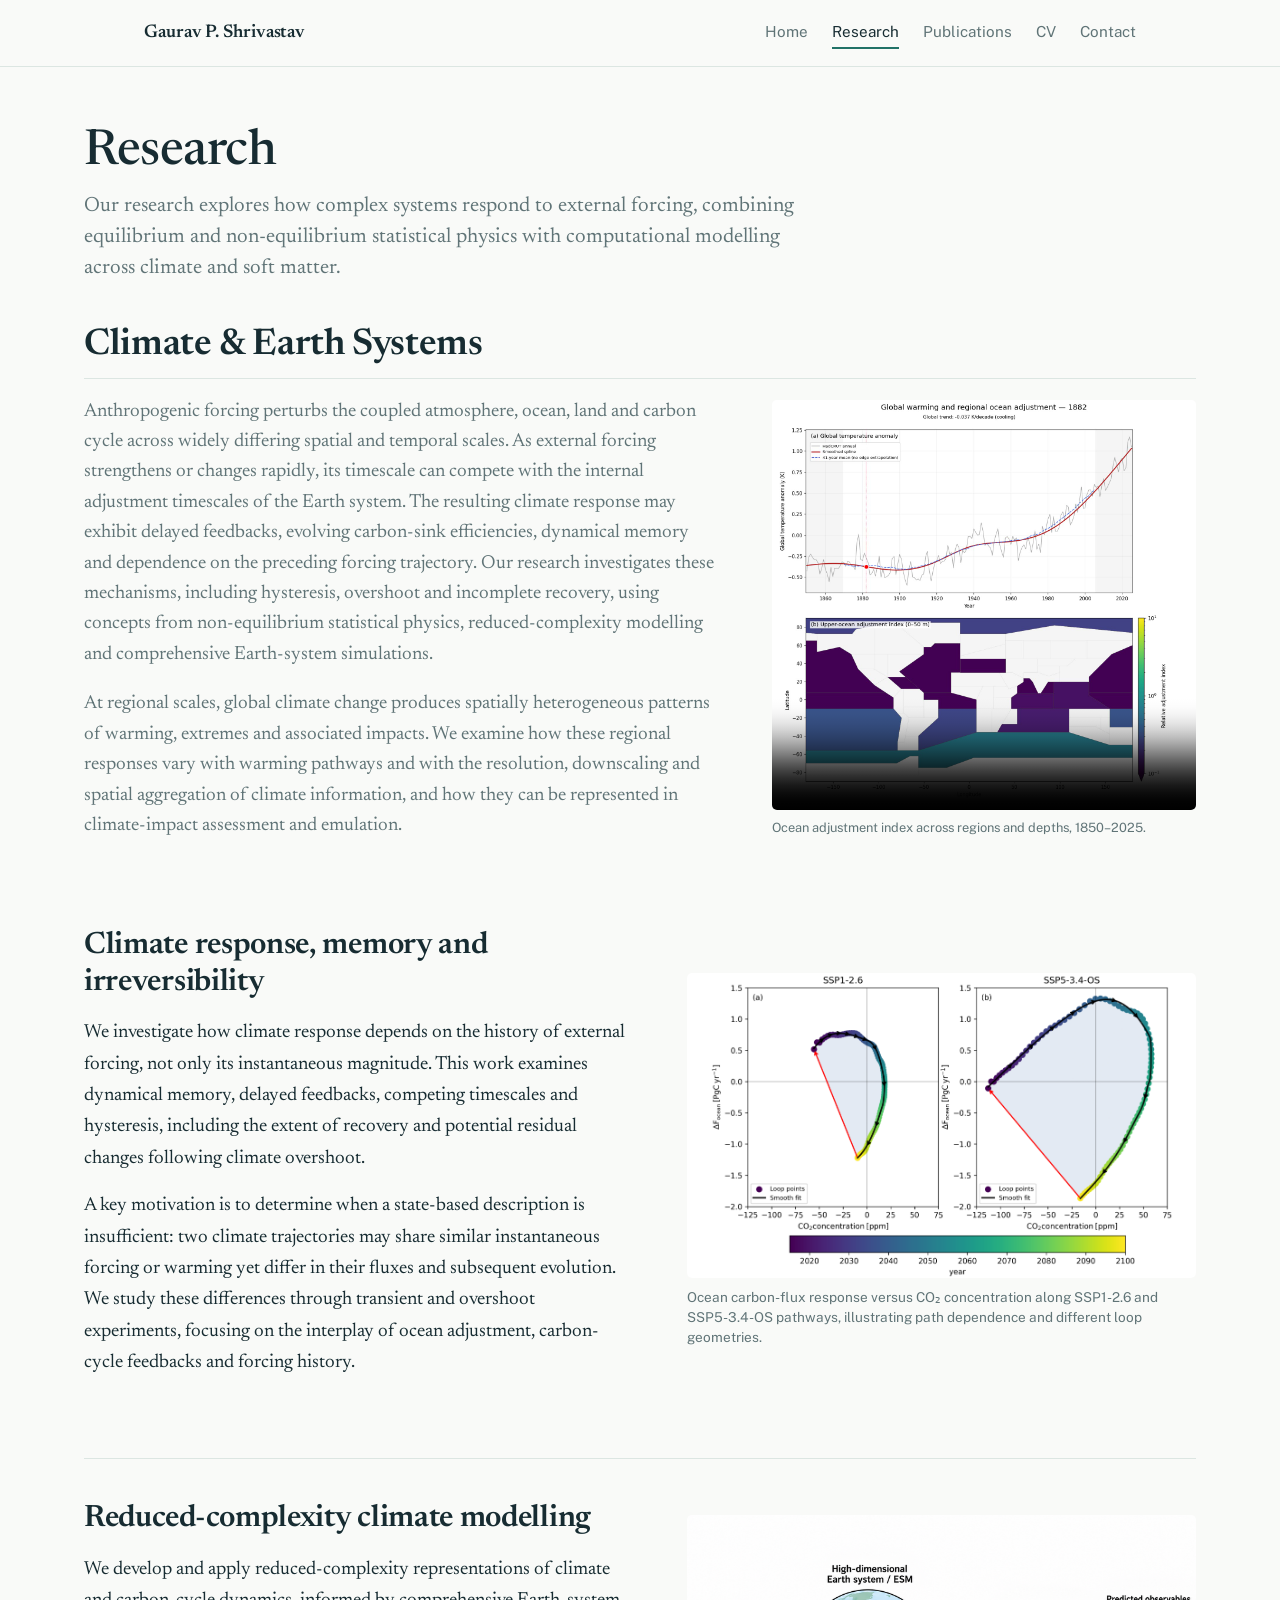
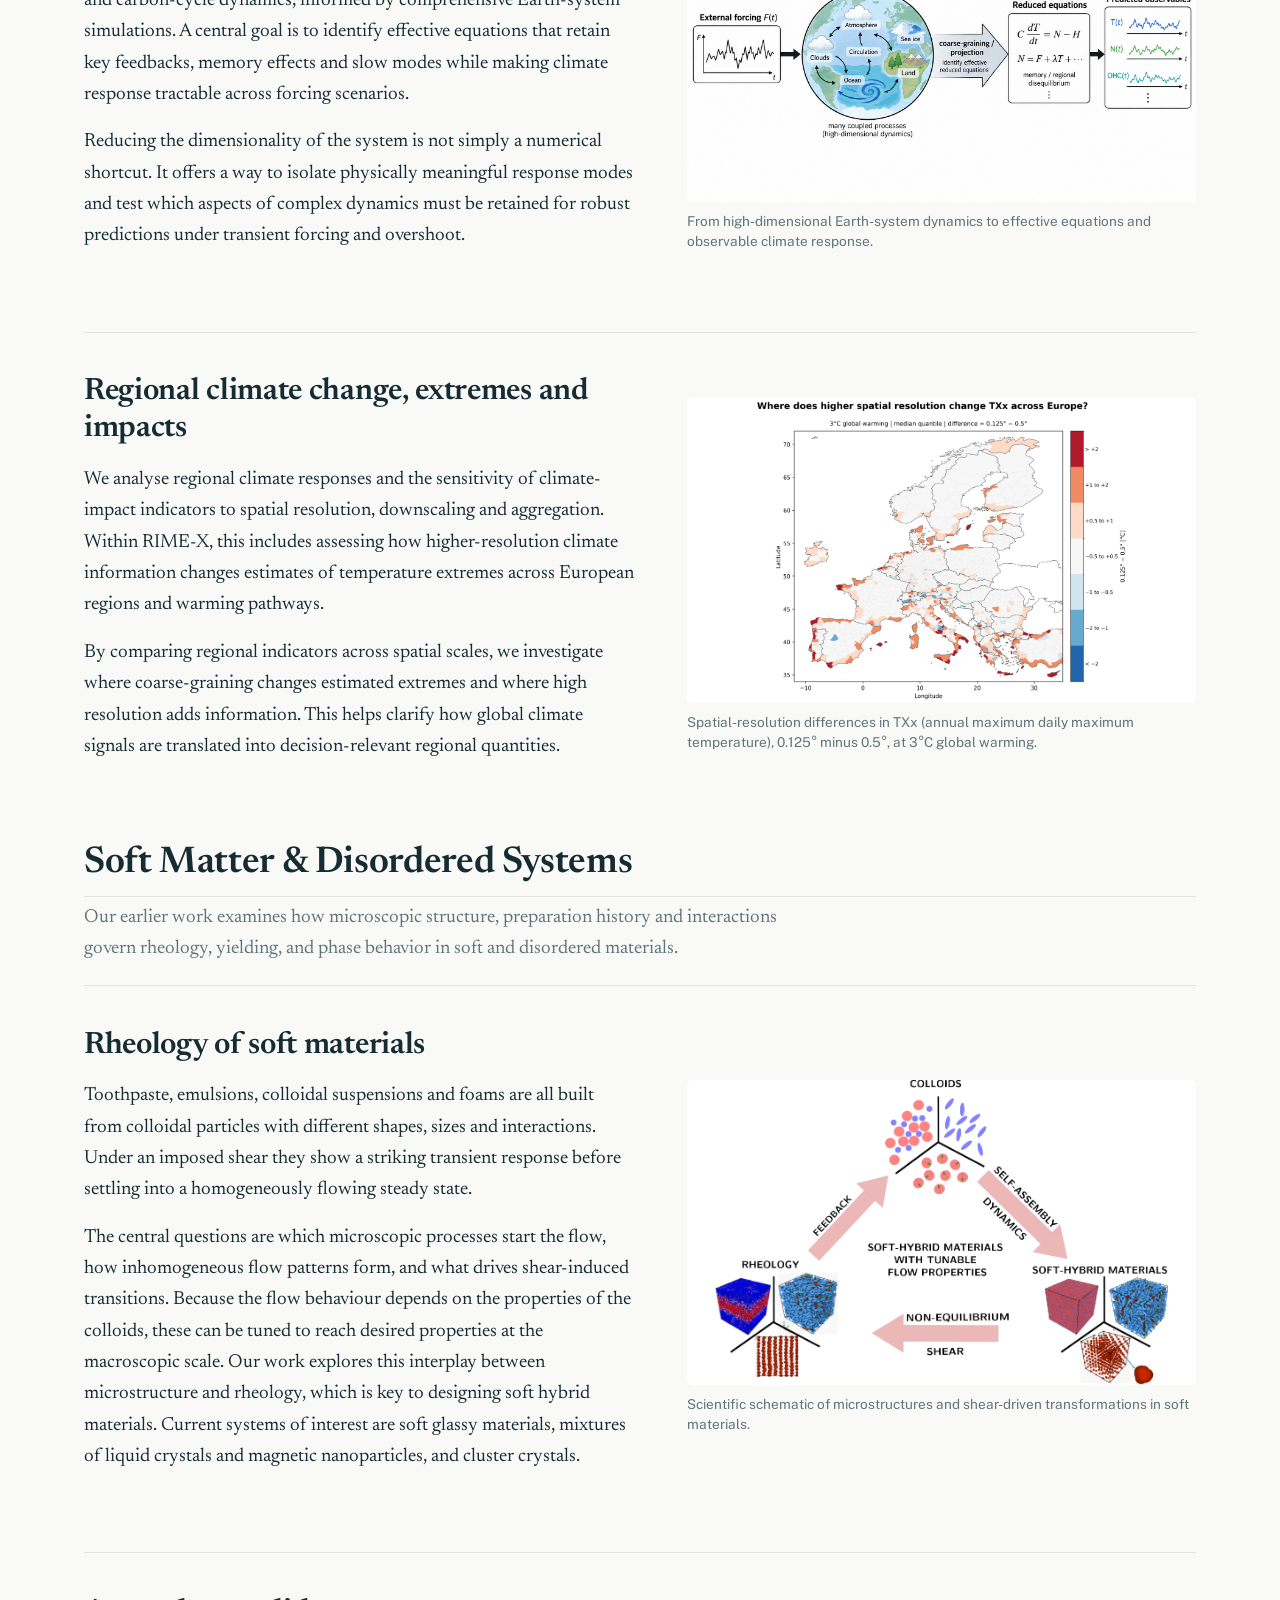
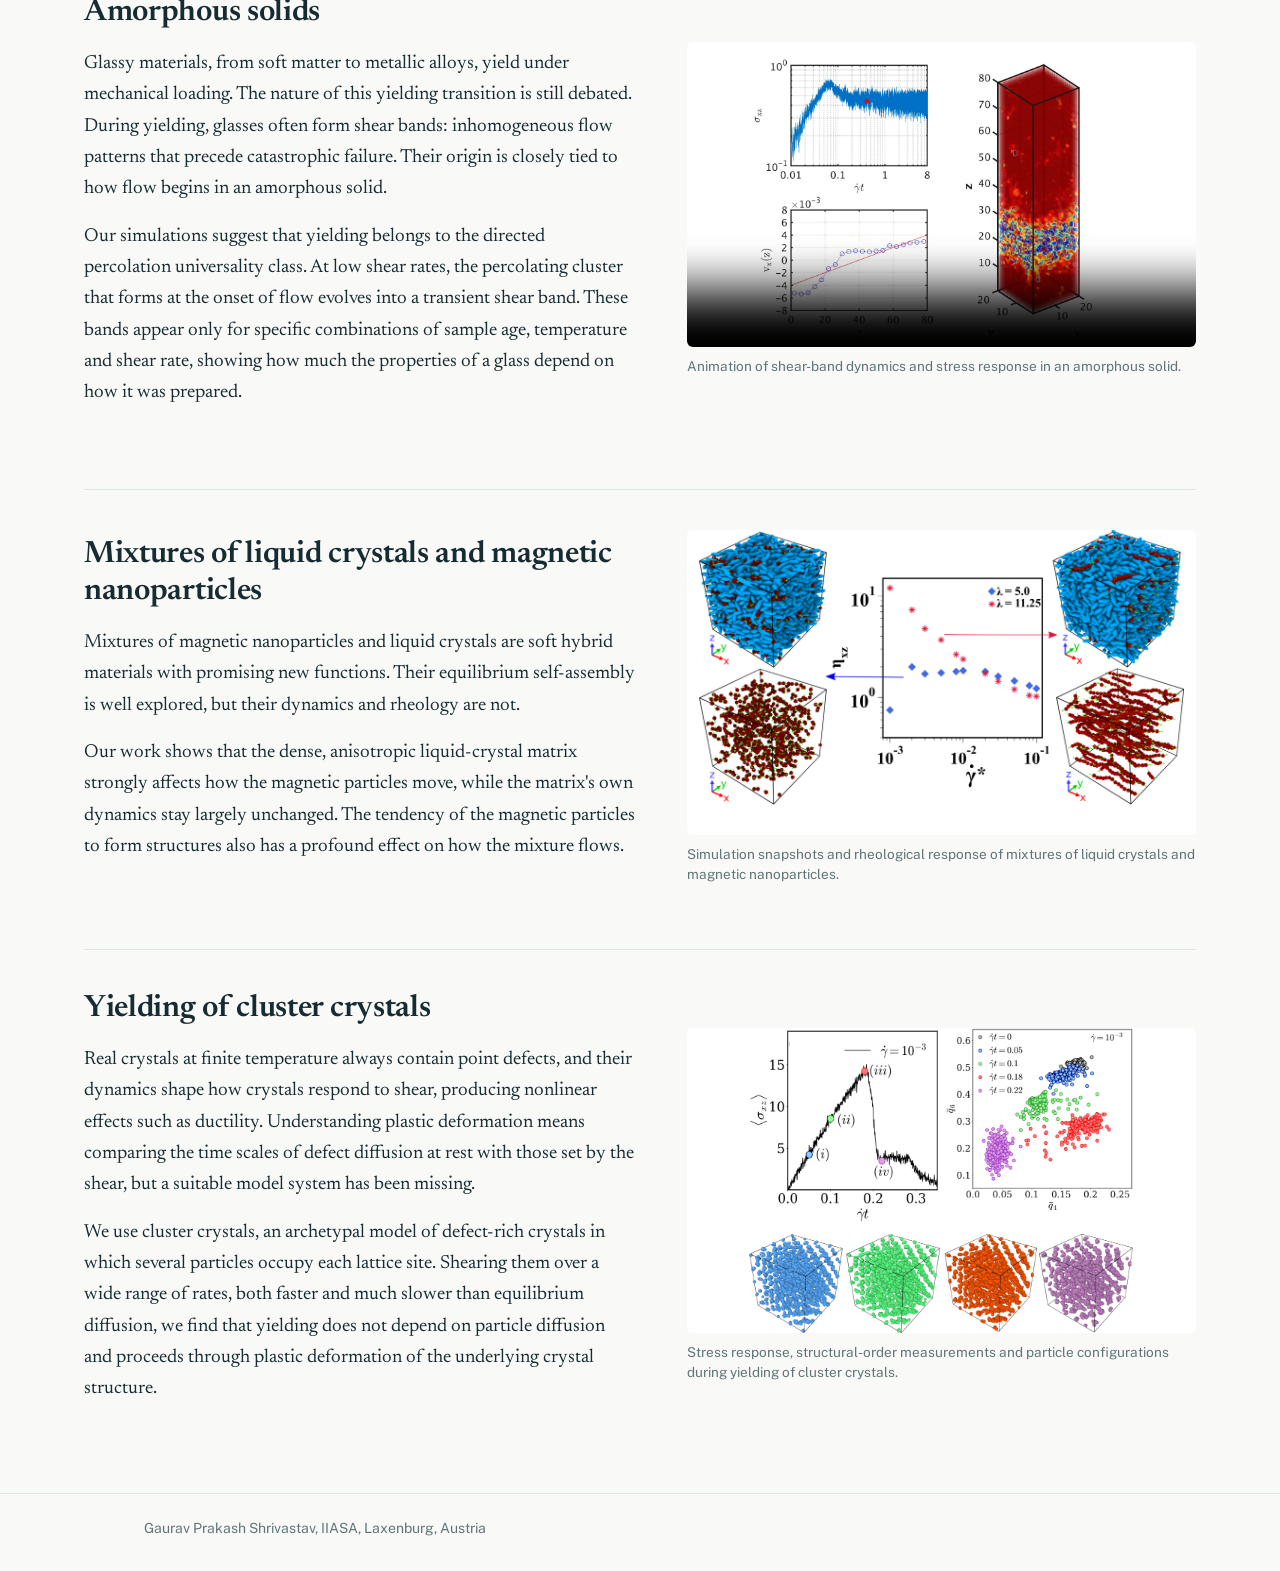
<file: research.html>
<!DOCTYPE html>

<html lang="en">
<head>
<meta charset="utf-8"/>
<meta content="width=device-width, initial-scale=1" name="viewport"/>
<title>Research | Gaurav P. Shrivastav</title>
<meta content="Research in climate and Earth-system dynamics, reduced-complexity modelling, regional extremes, and the statistical physics of soft matter." name="description"/>
<link href="https://fonts.googleapis.com" rel="preconnect"/>
<link crossorigin="" href="https://fonts.gstatic.com" rel="preconnect"/>
<link href="https://fonts.googleapis.com/css2?family=Newsreader:ital,opsz,wght@0,6..72,400;0,6..72,500;0,6..72,600;1,6..72,400&amp;family=Public+Sans:wght@400;500;600&amp;display=swap" rel="stylesheet"/>
<link href="assets/style.css" rel="stylesheet"/>
</head>
<body>
<header class="site-header">
<div class="wrap">
<a class="site-name" href="index.html">Gaurav P. Shrivastav</a>
<nav aria-label="Main" class="site-nav">
<a href="index.html">Home</a>
<a aria-current="page" href="research.html">Research</a>
<a href="publications.html">Publications</a>
<a href="CV.html">CV</a>
<a href="contact.html">Contact</a>
</nav>
</div>
</header>
<main>
<div class="wrap research-page-wrap"><header class="page-title"><h1>Research</h1><p class="lede">Our research explores how complex systems respond to external forcing, combining equilibrium and non-equilibrium statistical physics with computational modelling across climate and soft matter.</p></header><h2 class="research-group-title">Climate &amp; Earth Systems</h2><div class="climate-overview"><div class="climate-overview-text"><p class="research-group-intro">Anthropogenic forcing perturbs the coupled atmosphere, ocean, land and carbon cycle across widely differing spatial and temporal scales. As external forcing strengthens or changes rapidly, its timescale can compete with the internal adjustment timescales of the Earth system. The resulting climate response may exhibit delayed feedbacks, evolving carbon-sink efficiencies, dynamical memory and dependence on the preceding forcing trajectory. Our research investigates these mechanisms, including hysteresis, overshoot and incomplete recovery, using concepts from non-equilibrium statistical physics, reduced-complexity modelling and comprehensive Earth-system simulations.</p><p class="research-group-intro research-group-intro-followup">At regional scales, global climate change produces spatially heterogeneous patterns of warming, extremes and associated impacts. We examine how these regional responses vary with warming pathways and with the resolution, downscaling and spatial aggregation of climate information, and how they can be represented in climate-impact assessment and emulation.</p></div><figure class="climate-signature-figure"><video aria-label="Ocean adjustment index animation from 1850 to 2025" controls="" height="1392" loop="" muted="" playsinline="" poster="pics/web/ocean-adjustment-poster.jpg" preload="metadata" width="1440"><source src="pics/web/ocean_adjustment_index_1850_2025.mp4" type="video/mp4"/>Your browser does not support HTML5 video. </video><figcaption>Ocean adjustment index across regions and depths, 1850–2025.</figcaption></figure></div><section class="topic research-topic"><div class="prose"><h3>Climate response, memory and irreversibility</h3><p>We investigate how climate response depends on the history of external forcing, not only its instantaneous magnitude. This work examines dynamical memory, delayed feedbacks, competing timescales and hysteresis, including the extent of recovery and potential residual changes following climate overshoot.</p><p>A key motivation is to determine when a state-based description is insufficient: two climate trajectories may share similar instantaneous forcing or warming yet differ in their fluxes and subsequent evolution. We study these differences through transient and overshoot experiments, focusing on the interplay of ocean adjustment, carbon-cycle feedbacks and forcing history.</p></div><figure class="research-figure"><a aria-label="Open research figure at full size" class="figure-expand" href="pics/web/climate-response-overshoot-loops.png" rel="noopener" target="_blank"><img alt="Hysteretic ocean carbon flux response plotted against CO2 concentration for SSP1-2.6 and SSP5-3.4-OS, with trajectories colored by year" decoding="async" height="1348" loading="lazy" src="pics/web/climate-response-overshoot-loops.png" width="2047"/></a><figcaption>Ocean carbon-flux response versus CO₂ concentration along SSP1-2.6 and SSP5-3.4-OS pathways, illustrating path dependence and different loop geometries.</figcaption></figure></section><section class="topic research-topic"><div class="prose"><h3>Reduced-complexity climate modelling</h3><p>We develop and apply reduced-complexity representations of climate and carbon-cycle dynamics, informed by comprehensive Earth-system simulations. A central goal is to identify effective equations that retain key feedbacks, memory effects and slow modes while making climate response tractable across forcing scenarios.</p><p>Reducing the dimensionality of the system is not simply a numerical shortcut. It offers a way to isolate physically meaningful response modes and test which aspects of complex dynamics must be retained for robust predictions under transient forcing and overshoot.</p></div><figure class="research-figure"><a aria-label="Open research figure at full size" class="figure-expand" href="pics/web/earth-system-coarse-graining.png" rel="noopener" target="_blank"><img alt="External forcing enters a comprehensive Earth-system model, whose dynamics are coarse-grained into reduced equations and predicted observables" decoding="async" loading="lazy" src="pics/web/earth-system-coarse-graining.png"/></a><figcaption>From high-dimensional Earth-system dynamics to effective equations and observable climate response.</figcaption></figure></section><section class="topic research-topic"><div class="prose"><h3>Regional climate change, extremes and impacts</h3><p>We analyse regional climate responses and the sensitivity of climate-impact indicators to spatial resolution, downscaling and aggregation. Within RIME-X, this includes assessing how higher-resolution climate information changes estimates of temperature extremes across European regions and warming pathways.</p><p>By comparing regional indicators across spatial scales, we investigate where coarse-graining changes estimated extremes and where high resolution adds information. This helps clarify how global climate signals are translated into decision-relevant regional quantities.</p></div><figure class="research-figure"><a aria-label="Open research figure at full size" class="figure-expand" href="pics/web/europe-extreme-temperature-resolution.png" rel="noopener" target="_blank"><img alt="Map of Europe showing changes in annual maximum daily maximum temperature (TXx) for 0.125-degree versus 0.5-degree spatial resolution at 3 degrees of global warming" decoding="async" loading="lazy" src="pics/web/europe-extreme-temperature-resolution.png"/></a><figcaption>Spatial-resolution differences in TXx (annual maximum daily maximum temperature), 0.125° minus 0.5°, at 3°C global warming.</figcaption></figure></section><h2 class="research-group-title research-group-break">Soft Matter &amp; Disordered Systems</h2><p class="research-group-intro">Our earlier work examines how microscopic structure, preparation history and interactions govern rheology, yielding, and phase behavior in soft and disordered materials.</p><section class="topic research-topic softmatter-topic">
<div class="prose">
<h3>Rheology of soft materials</h3>
<p>Toothpaste, emulsions, colloidal suspensions and foams are all built from colloidal particles with different shapes, sizes and interactions. Under an imposed shear they show a striking transient response before settling into a homogeneously flowing steady state.</p>
<p>The central questions are which microscopic processes start the flow, how inhomogeneous flow patterns form, and what drives shear-induced transitions. Because the flow behaviour depends on the properties of the colloids, these can be tuned to reach desired properties at the macroscopic scale. Our work explores this interplay between microstructure and rheology, which is key to designing soft hybrid materials. Current systems of interest are soft glassy materials, mixtures of liquid crystals and magnetic nanoparticles, and cluster crystals.</p>
</div>

<figure class="research-figure"><a aria-label="Open research figure at full size" class="figure-expand" href="pics/web/softmatter-rheology.png" rel="noopener" target="_blank"><img alt="Scientific schematic of microstructures and shear-driven transformations in soft materials." decoding="async" loading="lazy" src="pics/web/softmatter-rheology.png"/></a><figcaption>Scientific schematic of microstructures and shear-driven transformations in soft materials.</figcaption></figure></section><section class="topic research-topic softmatter-topic">
<div class="prose">
<h3>Amorphous solids</h3>
<p>Glassy materials, from soft matter to metallic alloys, yield under mechanical loading. The nature of this yielding transition is still debated. During yielding, glasses often form shear bands: inhomogeneous flow patterns that precede catastrophic failure. Their origin is closely tied to how flow begins in an amorphous solid.</p>
<p>Our simulations suggest that yielding belongs to the directed percolation universality class. At low shear rates, the percolating cluster that forms at the onset of flow evolves into a transient shear band. These bands appear only for specific combinations of sample age, temperature and shear rate, showing how much the properties of a glass depend on how it was prepared.</p>

</div>

<figure class="research-figure"><video aria-label="Animated simulation of shear banding in amorphous solids" controls="" loop="" muted="" playsinline="" poster="pics/web/softmatter-amorphous-poster.jpg" preload="metadata"><source src="pics/web/softmatter-amorphous-solids.mp4" type="video/mp4"/></video><figcaption>Animation of shear-band dynamics and stress response in an amorphous solid.</figcaption></figure></section><section class="topic research-topic softmatter-topic">
<div class="prose">
<h3>Mixtures of liquid crystals and magnetic nanoparticles</h3>
<p>Mixtures of magnetic nanoparticles and liquid crystals are soft hybrid materials with promising new functions. Their equilibrium self-assembly is well explored, but their dynamics and rheology are not.</p>
<p>Our work shows that the dense, anisotropic liquid-crystal matrix strongly affects how the magnetic particles move, while the matrix's own dynamics stay largely unchanged. The tendency of the magnetic particles to form structures also has a profound effect on how the mixture flows.</p>

</div>

<figure class="research-figure"><a aria-label="Open research figure at full size" class="figure-expand" href="pics/web/softmatter-mixtures.png" rel="noopener" target="_blank"><img alt="Simulation snapshots and rheological response of mixtures of liquid crystals and magnetic nanoparticles." decoding="async" loading="lazy" src="pics/web/softmatter-mixtures.png"/></a><figcaption>Simulation snapshots and rheological response of mixtures of liquid crystals and magnetic nanoparticles.</figcaption></figure></section><section class="topic research-topic softmatter-topic">
<div class="prose">
<h3>Yielding of cluster crystals</h3>
<p>Real crystals at finite temperature always contain point defects, and their dynamics shape how crystals respond to shear, producing nonlinear effects such as ductility. Understanding plastic deformation means comparing the time scales of defect diffusion at rest with those set by the shear, but a suitable model system has been missing.</p>
<p>We use cluster crystals, an archetypal model of defect-rich crystals in which several particles occupy each lattice site. Shearing them over a wide range of rates, both faster and much slower than equilibrium diffusion, we find that yielding does not depend on particle diffusion and proceeds through plastic deformation of the underlying crystal structure.</p>

</div>

<figure class="research-figure"><a aria-label="Open research figure at full size" class="figure-expand" href="pics/web/softmatter-cluster-crystals.png" rel="noopener" target="_blank"><img alt="Stress response, structural-order measurements and particle configurations during yielding of cluster crystals." decoding="async" loading="lazy" src="pics/web/softmatter-cluster-crystals.png"/></a><figcaption>Stress response, structural-order measurements and particle configurations during yielding of cluster crystals.</figcaption></figure></section></div>
</main>
<footer class="site-footer">
<div class="wrap small">Gaurav Prakash Shrivastav, IIASA, Laxenburg, Austria</div>
</footer>
</body>
</html>
</file>
<file: assets/style.css>
/* Gaurav P. Shrivastav — personal site
   One stylesheet for every page. Colors live on :root so dark mode is one block. */

:root {
  --bg: #f9faf8;
  --surface: #ffffff;
  --ink: #172c32;
  --muted: #607477;
  --rule: #dce6e2;
  --accent: #217267;
  --accent-soft: #e8f2ef;
  --serif: "Newsreader", "Iowan Old Style", "Palatino Linotype", Palatino, Georgia, serif;
  --sans: "Public Sans", "Segoe UI", Helvetica, Arial, sans-serif;
  --measure: 68ch;
  --wide: 1040px;
  color-scheme: light;
}

@media (prefers-color-scheme: dark) {
  :root {
    --bg: #101d1f;
    --surface: #18282b;
    --ink: #ebf1ef;
    --muted: #b0c2bd;
    --rule: #304546;
    --accent: #85cab7;
    --accent-soft: #203c37;
    color-scheme: dark;
  }
}

*, *::before, *::after { box-sizing: border-box; }

html { -webkit-text-size-adjust: 100%; }

body {
  margin: 0;
  background: var(--bg);
  color: var(--ink);
  font-family: var(--serif);
  font-size: 1.1875rem;          /* 19px */
  line-height: 1.6;
  font-optical-sizing: auto;
}

img, video, iframe { max-width: 100%; display: block; }
img { height: auto; }

a { color: var(--accent); text-decoration-thickness: 1px; text-underline-offset: 0.18em; }
a:hover { text-decoration-thickness: 2px; }
:focus-visible { outline: 2px solid var(--accent); outline-offset: 3px; border-radius: 2px; }

.wrap { max-width: var(--wide); margin: 0 auto; padding: 0 1.5rem; }

/* ---------- header ---------- */
.site-header { border-bottom: 1px solid var(--rule); background: var(--bg); }
.site-header .wrap {
  display: flex; align-items: baseline; justify-content: space-between;
  gap: 1rem 2rem; flex-wrap: wrap; padding-top: 1.1rem; padding-bottom: 1.1rem;
}
.site-name {
  font-family: var(--serif); font-size: 1.15rem; font-weight: 600;
  color: var(--ink); text-decoration: none; letter-spacing: -0.005em;
}
.site-nav { display: flex; flex-wrap: wrap; gap: 0.25rem 1.5rem; font-family: var(--sans); font-size: 0.95rem; }
.site-nav a { color: var(--muted); text-decoration: none; padding: 0.15rem 0; border-bottom: 2px solid transparent; }
.site-nav a:hover { color: var(--ink); }
.site-nav a[aria-current="page"] { color: var(--ink); border-bottom-color: var(--accent); }

main { padding: 3.5rem 0 4.5rem; }

/* ---------- type ---------- */
h1, h2, h3 { font-family: var(--serif); font-weight: 600; line-height: 1.2; letter-spacing: -0.01em; }
h1 { font-size: clamp(2.2rem, 4.5vw, 3.1rem); margin: 0 0 0.5rem; font-weight: 500; }
h2 { font-size: 1.6rem; margin: 0 0 1rem; }
h3 { font-size: 1.2rem; margin: 0 0 0.35rem; }
p { margin: 0 0 1rem; }
.lede { font-size: 1.3rem; line-height: 1.5; color: var(--muted); max-width: var(--measure); }
.prose { max-width: var(--measure); }
.small, .meta { font-family: var(--sans); font-size: 0.875rem; line-height: 1.5; color: var(--muted); }
.page-title { margin-bottom: 2.5rem; }

section + section { margin-top: 4rem; }

/* ---------- home ---------- */
.hero { display: grid; grid-template-columns: minmax(0, 1fr) 300px; gap: 3rem; align-items: center; }
.hero .role { font-family: var(--sans); font-size: 1.05rem; color: var(--accent); margin: 0 0 1.5rem; font-weight: 500; }
.affil { font-size: 1.05rem; color: var(--muted); line-height: 1.55; margin-bottom: 1.5rem; }
.affil strong { color: var(--ink); font-weight: 500; }
.links { display: flex; flex-wrap: wrap; gap: 0.6rem; font-family: var(--sans); font-size: 0.9rem; }
.links a {
  text-decoration: none; padding: 0.4rem 0.85rem; border: 1px solid var(--rule);
  border-radius: 999px; color: var(--ink); background: var(--surface);
}
.links a:hover { border-color: var(--accent); color: var(--accent); }
.portrait { border-radius: 4px; width: 100%; aspect-ratio: 4 / 5; object-fit: cover; object-position: 50% 20%; }

.interests { display: grid; grid-template-columns: minmax(0, 1fr) minmax(0, 0.85fr); gap: 3rem; align-items: start; }
.interests dl { margin: 0; }
.interests dt { font-weight: 600; font-size: 1.15rem; margin-top: 1.4rem; }
.interests dt:first-child { margin-top: 0; }
.interests dd { margin: 0.2rem 0 0; color: var(--muted); }
.interests figure { margin: 0; max-width: 420px; justify-self: end; }
.interests img { border-radius: 4px; background: #fff; }

/* ---------- research ---------- */
.topic { display: grid; grid-template-columns: minmax(0, 1.15fr) minmax(0, 1fr); gap: 2.5rem; align-items: start;
  padding-top: 3rem; border-top: 1px solid var(--rule); }
.topic:first-of-type { border-top: 0; padding-top: 0; }
.topic figure { margin: 0; }
.topic figure img, .topic video { border-radius: 4px; background: #000; width: 100%; }
.topic figure img.on-white { background: #fff; }
.topic figure + figure { margin-top: 1.25rem; }
figcaption { font-family: var(--sans); font-size: 0.85rem; color: var(--muted); margin-top: 0.5rem; line-height: 1.45; }
.refs { font-family: var(--sans); font-size: 0.9rem; margin: 1.25rem 0 0; padding: 0; list-style: none; }
.refs li { margin-bottom: 0.3rem; }
.refs li::before { content: "Paper: "; color: var(--muted); }

/* ---------- publications & CV: year/date in the left margin ---------- */
.timeline { display: grid; grid-template-columns: 7.5rem minmax(0, 1fr); column-gap: 2rem; }
.timeline .when {
  font-family: var(--sans); font-size: 0.9rem; color: var(--muted);
  padding-top: 0.25rem; font-variant-numeric: tabular-nums;
}
.timeline .what { padding-bottom: 1.75rem; }
.timeline .year { font-family: var(--serif); font-size: 1.6rem; color: var(--ink); font-weight: 500; padding-top: 0; position: sticky; top: 1rem; align-self: start; }
.timeline > .group { grid-column: 2; }

.pub { margin: 0 0 1.5rem; }
.pub-title { font-size: 1.15rem; line-height: 1.4; margin: 0 0 0.2rem; font-weight: 500; }
.pub-title a { color: var(--ink); text-decoration-color: var(--rule); }
.pub-title a:hover { color: var(--accent); text-decoration-color: var(--accent); }
.pub .authors { font-family: var(--sans); font-size: 0.9rem; color: var(--muted); margin: 0; }
.pub .authors b { color: var(--ink); font-weight: 600; }
.pub .venue { font-family: var(--sans); font-size: 0.9rem; margin: 0.1rem 0 0; }
.pub .venue i { font-style: italic; }

.cv-head { display: grid; grid-template-columns: minmax(0, 1fr) 160px; gap: 2rem; align-items: end; }
.cv-head img { border-radius: 50%; width: 160px; height: 160px; object-fit: cover; }
.cv-section { margin-top: 3.5rem; }
.cv-section > h2 { padding-bottom: 0.6rem; border-bottom: 1px solid var(--rule); margin-bottom: 1.5rem; }
.what h3 { margin-bottom: 0.15rem; }
.what p { margin: 0; color: var(--muted); font-size: 1.05rem; }
.talk-kind { font-family: var(--sans); font-size: 0.75rem; font-weight: 600; color: var(--accent);
  background: var(--accent-soft); padding: 0.1rem 0.45rem; border-radius: 3px; vertical-align: 0.15em; margin-right: 0.35rem; }
.award { font-family: var(--sans); font-size: 0.85rem; color: var(--accent); }
.plain-list { margin: 0; padding-left: 1.1rem; }
.plain-list li { margin-bottom: 0.6rem; }

/* ---------- contact ---------- */
.contact { display: grid; grid-template-columns: minmax(0, 1fr) minmax(0, 1.2fr); gap: 3rem; align-items: start; }
address { font-style: normal; line-height: 1.6; margin-bottom: 1.5rem; }
.map { width: 100%; aspect-ratio: 4 / 3; border: 1px solid var(--rule); border-radius: 4px; }
.contact figure { margin: 3rem 0 0; grid-column: 1 / -1; }
.contact figure img { border-radius: 4px; width: 100%; }

/* ---------- footer ---------- */
.site-footer { border-top: 1px solid var(--rule); }
.site-footer .wrap { padding-top: 1.5rem; padding-bottom: 2rem; }

/* ---------- small screens ---------- */
@media (max-width: 760px) {
  body { font-size: 1.0625rem; }
  main { padding-top: 2.25rem; }
  .hero { grid-template-columns: 1fr; gap: 1.75rem; }
  .hero .portrait { max-width: 220px; order: -1; }
  .interests, .topic, .contact { grid-template-columns: 1fr; gap: 1.75rem; }
  .timeline { grid-template-columns: 1fr; }
  .timeline .when { padding-top: 0; }
  .timeline > .group { grid-column: 1; }
  .timeline .year { position: static; margin-bottom: 0.75rem; }
  .cv-head { grid-template-columns: 1fr; }
  .cv-head img { order: -1; width: 110px; height: 110px; }
}

@media print {
  .site-header nav, .site-footer { display: none; }
  body { background: #fff; color: #000; }
}

/* Homepage: keep approved research illustration intact and appropriately contained. */
.interests { align-items: center; }
.interests figure { width: 100%; max-width: 420px; }
.interests figure img { display: block; width: 100%; height: auto; object-fit: contain; background: #fff; }
@media (max-width: 760px) {
  .interests { align-items: start; }
  .interests figure { justify-self: center; max-width: 560px; }
}

/* Research page: consistent text-left / figure-right editorial layout */
.research-group-title {font-size:clamp(1.8rem,3vw,2.3rem); margin:2.1rem 0 .4rem; padding-bottom:.6rem; border-bottom:1px solid var(--rule)}
.research-group-intro {color:var(--muted); max-width:70ch; margin:0 0 1.8rem}
.research-group-break {margin-top:5rem}
.research-topic {grid-template-columns:minmax(0,.95fr) minmax(0,1.05fr); gap:3.2rem; align-items:start; padding-top:2.4rem}
.research-topic h3 {font-size:clamp(1.45rem,2.4vw,1.95rem); margin:.1rem 0 1rem}
.research-topic .prose p {line-height:1.65}
.research-eyebrow {font:600 .7rem/1.4 var(--sans)!important; color:var(--accent); letter-spacing:.11em; text-transform:uppercase; margin:0 0 .8rem!important}
.research-figure {min-width:0}
.research-figure img {background:#fff!important; width:100%;height:auto;object-fit:contain;border-radius:5px}
.research-figure figcaption {margin-top:.65rem}
.softmatter-topic figure img {max-height:330px; object-fit:contain; background:#fff}
.softmatter-topic figure {margin:0}
@media(max-width:760px){.research-topic {grid-template-columns:1fr;gap:1rem}.research-group-break{margin-top:3rem}.softmatter-topic figure img{max-height:none}}

/* Research-specific editorial proportions: prioritize legible scientific figures. */
.research-page-wrap { max-width: 1280px; }
.research-page-wrap .research-topic { grid-template-columns: minmax(0, 0.76fr) minmax(0, 1.24fr); gap: clamp(2rem, 4vw, 4rem); align-items: center; padding-top: 3.3rem; }
.research-page-wrap .research-topic .prose { max-width: 47ch; }
.research-page-wrap .research-topic .research-figure img { width:100%; height:auto; max-height:none; object-fit:contain; }
.research-page-wrap .research-figure { margin:0; }
.research-page-wrap .figure-expand { display:block; background:#fff; border-radius:5px; overflow:hidden; }
.research-page-wrap .figure-expand:focus-visible {outline:2px solid var(--accent);outline-offset:4px}
.research-page-wrap .research-topic .softmatter-topic { align-items:start; }
@media(max-width:760px){
 .research-page-wrap .research-topic {grid-template-columns:minmax(0,1fr); gap:1.3rem; align-items:start;}
 .research-page-wrap .research-topic .prose { max-width:var(--measure); }
}


/* Research page — balanced editorial treatment for both disciplines */
.research-page-wrap { max-width: 1160px; }
.research-page-wrap .research-topic {
  grid-template-columns: minmax(0, 1.04fr) minmax(0, .96fr);
  gap: clamp(2rem, 4vw, 3.2rem);
  align-items: center;
  padding-top: 2.5rem;
}
.research-page-wrap .research-topic .prose { max-width: 62ch; }
.research-page-wrap .research-topic figure {
  margin: 0;
  min-width: 0;
  width: 100%;
  text-align: center;
}
.research-page-wrap .research-topic figure img,
.research-page-wrap .research-topic .research-figure img,
.research-page-wrap .research-topic .softmatter-topic figure img {
  display: block;
  width: 100%;
  height: auto;
  max-height: 305px;
  object-fit: contain;
  background: #fff;
}
.research-page-wrap .research-topic figcaption { text-align: left; }
.research-page-wrap .figure-expand { background: transparent; }
.research-page-wrap .research-group-intro { margin-bottom: 1.3rem; }
.research-page-wrap .research-group-break { margin-top: 4rem; }
@media (max-width: 760px) {
  .research-page-wrap .research-topic {
    grid-template-columns: minmax(0, 1fr);
    gap: 1.2rem;
    align-items: start;
  }
  .research-page-wrap .research-topic figure img,
  .research-page-wrap .research-topic .research-figure img { max-height: 340px; }
}

/* Minimal contact page */
.contact-minimal { max-width: 740px; padding-bottom: clamp(3rem, 7vw, 6rem); }
.contact-minimal .contact-intro { max-width: 54ch; color: var(--muted); font-size: clamp(1.15rem, 2vw, 1.35rem); line-height: 1.6; margin: .15rem 0 3.3rem; }
.contact-block { margin: 0 0 2.7rem; }
.contact-block h2 { font-family: var(--sans); font-weight: 600; font-size: .76rem; line-height: 1.4; text-transform: uppercase; letter-spacing: .11em; color: var(--muted); margin: 0 0 .85rem; }
.contact-block p { margin: .3rem 0; }
.contact-block .contact-primary { font-family: var(--serif); font-size: clamp(1.4rem, 3vw, 1.75rem); }
.contact-block a { color: var(--accent); text-decoration-thickness: 1px; text-underline-offset: .23em; overflow-wrap: anywhere; }
.contact-block address { font-style: normal; line-height: 1.65; margin: 0; }
.contact-profile-links { display: flex; flex-wrap: wrap; gap: 1rem 2rem; font-family: var(--sans); font-size: .95rem; }
@media (max-width: 760px) { .contact-minimal .contact-intro { margin-bottom: 2.5rem; } .contact-block { margin-bottom: 2.2rem; } }

/* Version 2 refinements */
.hero .affil { line-height: 1.65; }
.research-group-intro-followup { margin-top: 0.9rem; }

/* Website v3: native research animation, balanced with accompanying prose */
.research-page-wrap .ocean-adjustment-topic { margin-top: 1rem; }
.research-page-wrap .ocean-adjustment-topic video { display:block; width:100%; height:auto; max-height:410px; object-fit:contain; background:#fff; border-radius:5px; }
.research-page-wrap .ocean-adjustment-topic figcaption { text-align:left; margin-top:.65rem; }
@media (prefers-reduced-motion: reduce) { .research-page-wrap .ocean-adjustment-topic video { scroll-behavior:auto; } }

/* Climate overview: animation as the signature visual for the whole discipline */
.research-page-wrap .climate-overview {
  display:grid;
  grid-template-columns:minmax(0,1.2fr) minmax(0,.8fr);
  align-items:center;
  gap:clamp(1.6rem,4vw,3.2rem);
  margin: 1.1rem 0 2.8rem;
}
.research-page-wrap .climate-overview-text { min-width:0; }
.research-page-wrap .climate-overview .research-group-intro { max-width:none; margin:0 0 1.2rem; }
.research-page-wrap .climate-overview .research-group-intro:last-child { margin-bottom:0; }
.research-page-wrap .climate-signature-figure { margin:0; min-width:0; width:100%; }
.research-page-wrap .climate-signature-figure video {
  display:block; width:100%; height:auto; max-height:450px;
  object-fit:contain; background:#fff; border-radius:5px;
}
.research-page-wrap .climate-signature-figure figcaption {
  margin-top:.55rem; text-align:left; font-size:.8rem;
}
@media(max-width:760px) {
 .research-page-wrap .climate-overview { grid-template-columns:minmax(0,1fr); gap:1.4rem; }
 .research-page-wrap .climate-signature-figure { max-width:500px; }
}

/* Soft-matter research video uses the same footprint as other research visuals. */
.softmatter-topic .research-figure video { display:block; width:100%; height:auto; max-height:305px; object-fit:contain; background:#fff; border-radius:6px; }
</file>
